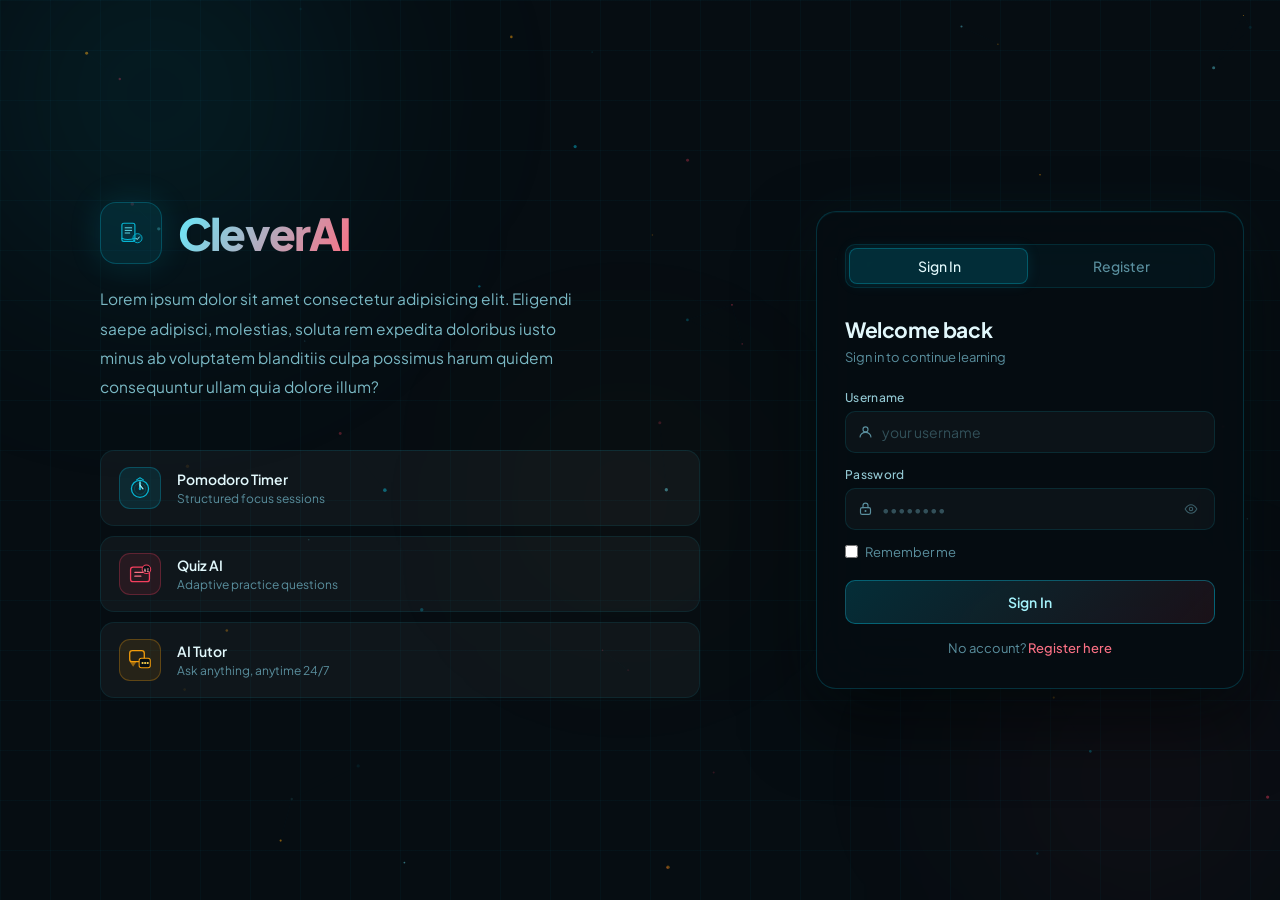
<file: learning-assistant-main/ui/index.html>
<!DOCTYPE html>
<html lang="en">
<head>
  <meta charset="UTF-8">
  <meta name="viewport" content="width=device-width, initial-scale=1.0">
  <title>CleverAI</title>
  <script>window.location.href = 'login/index.html';</script>
</head>
<body>
  <p><a href="login/index.html">Go to Login</a></p>
</body>
</html>
</file>
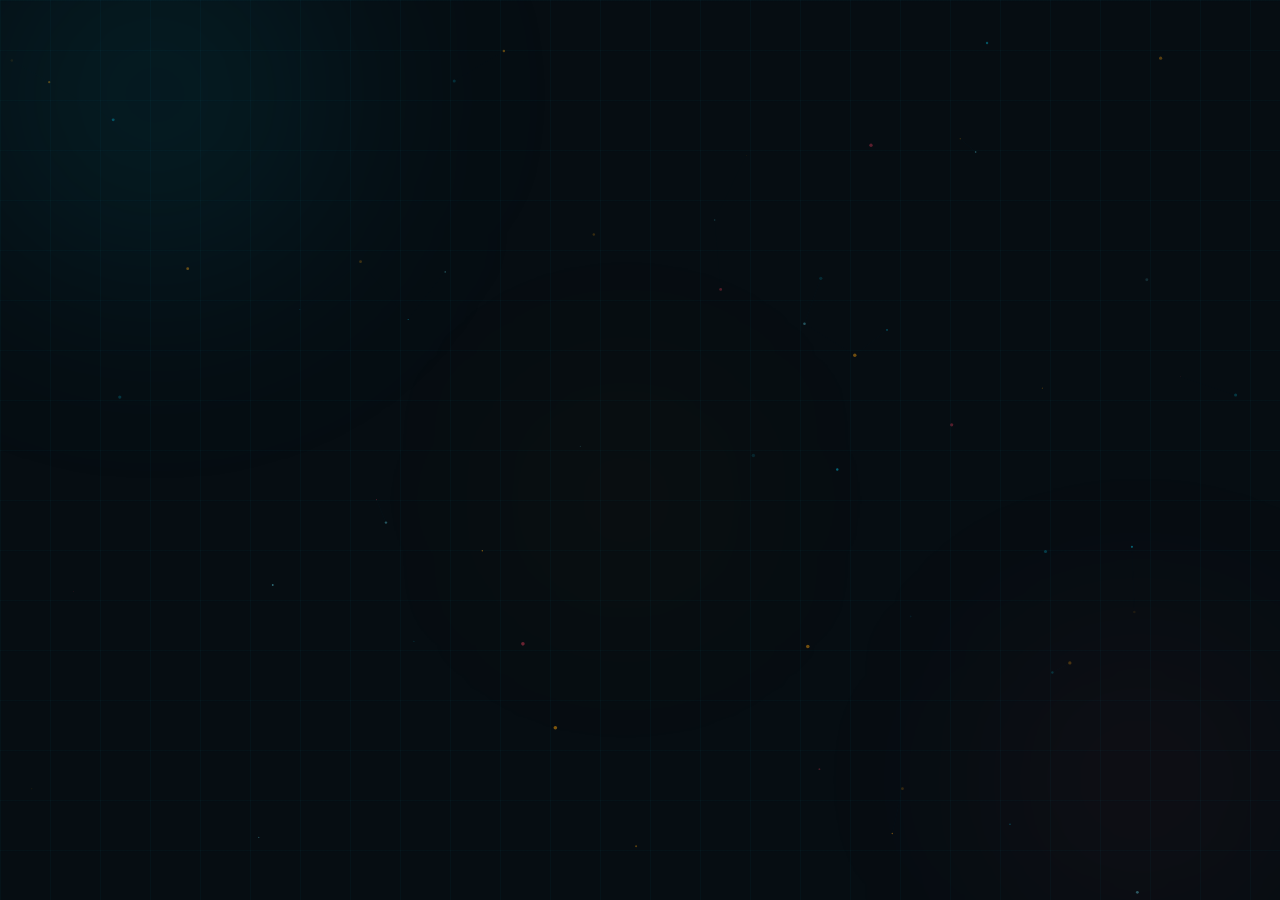
<file: learning-assistant-main/ui/aitutor/index.html>
<!DOCTYPE html>
<html lang="en">
<head>
  <meta charset="UTF-8">
  <meta name="viewport" content="width=device-width, initial-scale=1.0">
  <title>CleverAI — AI Tutor</title>
  <link rel="preconnect" href="https://fonts.googleapis.com">
  <link href="https://fonts.googleapis.com/css2?family=Plus+Jakarta+Sans:wght@300;400;500;600;700;800&family=JetBrains+Mono:wght@400;500&display=swap" rel="stylesheet">
  <link rel="stylesheet" href="aitutor.css">
</head>
<body>

  <div class="bg-layer">
    <canvas id="bgCanvas"></canvas>
    <div class="orb o1"></div>
    <div class="orb o2"></div>
    <div class="orb o3"></div>
  </div>

  <div class="mob-overlay" id="mob-overlay" onclick="closeMobSidebar()"></div>
  <div class="layout" id="app">

    <!-- MAIN SIDEBAR -->
    <aside class="sidebar" id="sidebar">
      <div class="sb-top">
        <div class="sb-brand" id="sb-brand">
          <svg viewBox="0 0 40 40" fill="none" width="24" height="24" class="sb-logo">
            <rect x="6" y="5" width="20" height="28" rx="3" fill="none" stroke="#06b6d4" stroke-width="1.8"/>
            <rect x="8" y="7" width="16" height="24" rx="2" fill="rgba(6,182,212,0.08)"/>
            <line x1="11" y1="12" x2="21" y2="12" stroke="#67e8f9" stroke-width="1.4" stroke-linecap="round"/>
            <line x1="11" y1="16" x2="21" y2="16" stroke="#67e8f9" stroke-width="1.4" stroke-linecap="round"/>
            <line x1="11" y1="20" x2="18" y2="20" stroke="#67e8f9" stroke-width="1.4" stroke-linecap="round"/>
            <path d="M6 28 Q14 32 26 28" stroke="#06b6d4" stroke-width="1.6" stroke-linecap="round" fill="none"/>
            <circle cx="30" cy="28" r="7" fill="rgba(6,182,212,0.12)" stroke="#06b6d4" stroke-width="1.4"/>
            <path d="M27.5 28 L29.5 30 L33 26" stroke="#a5f3fc" stroke-width="1.5" stroke-linecap="round" stroke-linejoin="round"/>
          </svg>
          <span class="sb-name">CleverAI</span>
        </div>
        <button class="sb-toggle" id="sb-toggle" onclick="toggleSidebar()" title="Toggle sidebar">
          <svg viewBox="0 0 20 20" fill="none" width="16" height="16" id="toggle-ico">
            <line x1="3" y1="5" x2="17" y2="5" stroke="currentColor" stroke-width="1.5" stroke-linecap="round"/>
            <line x1="3" y1="10" x2="17" y2="10" stroke="currentColor" stroke-width="1.5" stroke-linecap="round"/>
            <line x1="3" y1="15" x2="17" y2="15" stroke="currentColor" stroke-width="1.5" stroke-linecap="round"/>
          </svg>
        </button>
      </div>

      <nav class="sb-nav">
        <a href="../dashboard/index.html" class="sb-item">
          <svg viewBox="0 0 20 20" fill="none" width="16" height="16" class="sb-ico">
            <rect x="2" y="2" width="7" height="7" rx="1.5" stroke="currentColor" stroke-width="1.5"/>
            <rect x="11" y="2" width="7" height="7" rx="1.5" stroke="currentColor" stroke-width="1.5"/>
            <rect x="2" y="11" width="7" height="7" rx="1.5" stroke="currentColor" stroke-width="1.5"/>
            <rect x="11" y="11" width="7" height="7" rx="1.5" stroke="currentColor" stroke-width="1.5"/>
          </svg>
          <span class="sb-label">Dashboard</span>
        </a>
        <a href="../pomodoro/index.html" class="sb-item">
          <svg viewBox="0 0 20 20" fill="none" width="16" height="16" class="sb-ico">
            <circle cx="10" cy="10" r="7" stroke="currentColor" stroke-width="1.5"/>
            <line x1="10" y1="5" x2="10" y2="10" stroke="currentColor" stroke-width="1.5" stroke-linecap="round"/>
            <line x1="10" y1="10" x2="13" y2="10" stroke="currentColor" stroke-width="1.5" stroke-linecap="round"/>
          </svg>
          <span class="sb-label">Pomodoro</span>
        </a>
        <a href="../note/index.html" class="sb-item">
          <svg viewBox="0 0 20 20" fill="none" width="16" height="16" class="sb-ico">
            <rect x="3" y="2" width="14" height="16" rx="2" stroke="currentColor" stroke-width="1.5"/>
            <line x1="6" y1="7" x2="14" y2="7" stroke="currentColor" stroke-width="1.3" stroke-linecap="round"/>
            <line x1="6" y1="10" x2="14" y2="10" stroke="currentColor" stroke-width="1.3" stroke-linecap="round"/>
            <line x1="6" y1="13" x2="10" y2="13" stroke="currentColor" stroke-width="1.3" stroke-linecap="round"/>
          </svg>
          <span class="sb-label">Notes</span>
        </a>
        <a href="../quiz/index.html" class="sb-item">
          <svg viewBox="0 0 20 20" fill="none" width="16" height="16" class="sb-ico">
            <rect x="2" y="5" width="16" height="13" rx="2" stroke="currentColor" stroke-width="1.5"/>
            <path d="M6 10L8 12L14 7" stroke="currentColor" stroke-width="1.5" stroke-linecap="round" stroke-linejoin="round"/>
          </svg>
          <span class="sb-label">Quiz AI</span>
        </a>
        <a href="../aitutor/index.html" class="sb-item active">
          <svg viewBox="0 0 20 20" fill="none" width="16" height="16" class="sb-ico">
            <circle cx="10" cy="8" r="4" stroke="currentColor" stroke-width="1.5"/>
            <path d="M4 18C4 15 6.7 13 10 13C13.3 13 16 15 16 18" stroke="currentColor" stroke-width="1.5" stroke-linecap="round"/>
          </svg>
          <span class="sb-label">AI Tutor</span>
        </a>
        <a href="../profile/index.html" class="sb-item">
          <svg viewBox="0 0 20 20" fill="none" width="16" height="16" class="sb-ico">
            <circle cx="10" cy="7" r="3.5" stroke="currentColor" stroke-width="1.5"/>
            <path d="M3 18C3 14.7 6.1 12 10 12C13.9 12 17 14.7 17 18" stroke="currentColor" stroke-width="1.5" stroke-linecap="round"/>
          </svg>
          <span class="sb-label">Profile</span>
        </a>
      </nav>

      <div class="sb-foot">
        <button class="sb-logout" onclick="doLogout()">
          <svg viewBox="0 0 20 20" fill="none" width="15" height="15" class="sb-ico">
            <path d="M8 3L3 3L3 17L8 17" stroke="currentColor" stroke-width="1.5" stroke-linecap="round"/>
            <path d="M12 7L17 10L12 13" stroke="currentColor" stroke-width="1.5" stroke-linecap="round" stroke-linejoin="round"/>
            <line x1="17" y1="10" x2="7" y2="10" stroke="currentColor" stroke-width="1.5" stroke-linecap="round"/>
          </svg>
          <span class="sb-label">Sign Out</span>
        </button>
      </div>
    </aside>

    <!-- MAIN -->
    <div class="main-wrap">

      <!-- HEADER -->
      <header class="header">
        <button class="mob-menu-btn" onclick="openMobSidebar()">
          <svg viewBox="0 0 20 20" fill="none" width="16" height="16">
            <line x1="3" y1="5" x2="17" y2="5" stroke="currentColor" stroke-width="1.5" stroke-linecap="round"/>
            <line x1="3" y1="10" x2="17" y2="10" stroke="currentColor" stroke-width="1.5" stroke-linecap="round"/>
            <line x1="3" y1="15" x2="17" y2="15" stroke="currentColor" stroke-width="1.5" stroke-linecap="round"/>
          </svg>
        </button>
        <div class="header-left">
          <button class="header-btn header-btn-left" onclick="toggleSessionsPanel()" id="sessionsToggle" title="Chat history">
            <svg viewBox="0 0 20 20" fill="none" width="16" height="16">
              <rect x="2" y="3" width="16" height="12" rx="1.5" stroke="currentColor" stroke-width="1.3"/>
              <line x1="5" y1="7" x2="15" y2="7" stroke="currentColor" stroke-width="1.3" stroke-linecap="round"/>
              <line x1="5" y1="10" x2="12" y2="10" stroke="currentColor" stroke-width="1.3" stroke-linecap="round"/>
            </svg>
          </button>
          <svg viewBox="0 0 20 20" fill="none" width="18" height="18" style="color:#a78bfa;flex-shrink:0">
            <circle cx="10" cy="8" r="4" stroke="currentColor" stroke-width="1.5"/>
            <path d="M4 18C4 15 6.7 13 10 13C13.3 13 16 15 16 18" stroke="currentColor" stroke-width="1.5" stroke-linecap="round"/>
          </svg>
          <h1 class="header-title">AI Tutor</h1>
        </div>
        <div class="header-right">
          <div class="user-pill">
            <div class="ua" id="ua">AC</div>
            <div class="ua-info">
              <p class="ua-name" id="udisplay">User</p>
              <p class="ua-role" id="urole">Pelajar</p>
            </div>
          </div>
        </div>
      </header>

      <!-- BODY: sessions panel + chat area -->
      <div class="body-area">

        <!-- SESSIONS PANEL -->
        <aside class="sessions-panel" id="sessionsPanel">
          <div class="sp-header">
            <span class="sp-title">Chat History</span>
            <button class="sp-close" onclick="toggleSessionsPanel()" title="Close">
              <svg viewBox="0 0 16 16" fill="none" width="14" height="14">
                <line x1="3" y1="3" x2="13" y2="13" stroke="currentColor" stroke-width="1.5" stroke-linecap="round"/>
                <line x1="13" y1="3" x2="3" y2="13" stroke="currentColor" stroke-width="1.5" stroke-linecap="round"/>
              </svg>
            </button>
          </div>
          <button class="sp-new" onclick="newSession()">
            <svg viewBox="0 0 16 16" fill="none" width="14" height="14">
              <line x1="8" y1="3" x2="8" y2="13" stroke="currentColor" stroke-width="1.5" stroke-linecap="round"/>
              <line x1="3" y1="8" x2="13" y2="8" stroke="currentColor" stroke-width="1.5" stroke-linecap="round"/>
            </svg>
            New Chat
          </button>
          <div class="sp-list" id="sessionList">
            <div class="sp-empty" id="spEmpty">No chat history yet</div>
          </div>
        </aside>

        <!-- CHAT AREA -->
        <div class="chat-area">

          <div class="chat-scroll" id="chatScroll">
            <div class="chat-container" id="chatContainer">

              <div class="welcome-card" id="welcomeCard">
                <div class="wc-icon">
                  <svg viewBox="0 0 24 24" fill="none" width="28" height="28">
                    <circle cx="12" cy="10" r="5" stroke="#06b6d4" stroke-width="1.8"/>
                    <path d="M4 22C4 18 7.6 16 12 16C16.4 16 20 18 20 22" stroke="#06b6d4" stroke-width="1.8" stroke-linecap="round"/>
                  </svg>
                </div>
                <h2 class="wc-title">Hi, I'm your AI Tutor</h2>
                <p class="wc-sub">Ask me anything about your studies — I'm here to help you learn.</p>
                <div class="wc-input-row">
                  <input class="wc-input" id="wcInput" type="text" placeholder="Type your question here..." autocomplete="off">
                  <button class="wc-go-btn" id="wcGoBtn" onclick="sendWelcomeMsg()">
                    <svg viewBox="0 0 20 20" fill="none" width="16" height="16">
                      <path d="M3 10L17 3L12 10L17 17L3 10Z" stroke="currentColor" stroke-width="1.5" stroke-linejoin="round"/>
                      <line x1="12" y1="10" x2="3" y2="10" stroke="currentColor" stroke-width="1.5"/>
                    </svg>
                  </button>
                </div>
                <div class="wc-divider"><span>or try a suggestion</span></div>
                <div class="wc-suggestions">
                  <button class="sug-btn" data-msg="Can you explain the water cycle?">Explain the water cycle</button>
                  <button class="sug-btn" data-msg="Help me understand quadratic equations">Quadratic equations</button>
                  <button class="sug-btn" data-msg="What are the main causes of World War II?">Causes of WWII</button>
                  <button class="sug-btn" data-msg="Give me a summary of photosynthesis">Photosynthesis summary</button>
                </div>
              </div>

              <div class="msg-list" id="msgList"></div>

            </div>
          </div>

          <!-- RATE LIMIT BANNER -->
          <div class="rl-banner" id="rateLimitBanner">
            <div class="rl-content">
              <svg viewBox="0 0 20 20" fill="none" width="16" height="16" class="rl-icon">
                <circle cx="10" cy="10" r="8" stroke="currentColor" stroke-width="1.5"/>
                <line x1="10" y1="6" x2="10" y2="11" stroke="currentColor" stroke-width="1.5" stroke-linecap="round"/>
                <circle cx="10" cy="14" r="1" fill="currentColor"/>
              </svg>
              <span class="rl-msg">Usage limit reached.</span>
              <span class="rl-time" style="display:none"></span>
              <button class="rl-close" onclick="hideRateLimitBanner()">&times;</button>
            </div>
          </div>

          <!-- INPUT BAR -->
          <div class="input-bar">
            <div class="input-wrap">
              <textarea
                class="chat-input"
                id="chatInput"
                rows="1"
                placeholder="Ask anything..."
              ></textarea>
              <button class="send-btn" id="sendBtn" onclick="sendMessage()">
                <svg viewBox="0 0 20 20" fill="none" width="18" height="18">
                  <path d="M3 10L17 3L12 10L17 17L3 10Z" stroke="currentColor" stroke-width="1.5" stroke-linejoin="round"/>
                  <line x1="12" y1="10" x2="3" y2="10" stroke="currentColor" stroke-width="1.5"/>
                </svg>
              </button>
            </div>
          </div>

        </div>
      </div>

    </div>
  </div>

  <script src="../shared/access-control.js"></script>
  <script src="aitutor.js"></script>
</body>
</html>
</file>
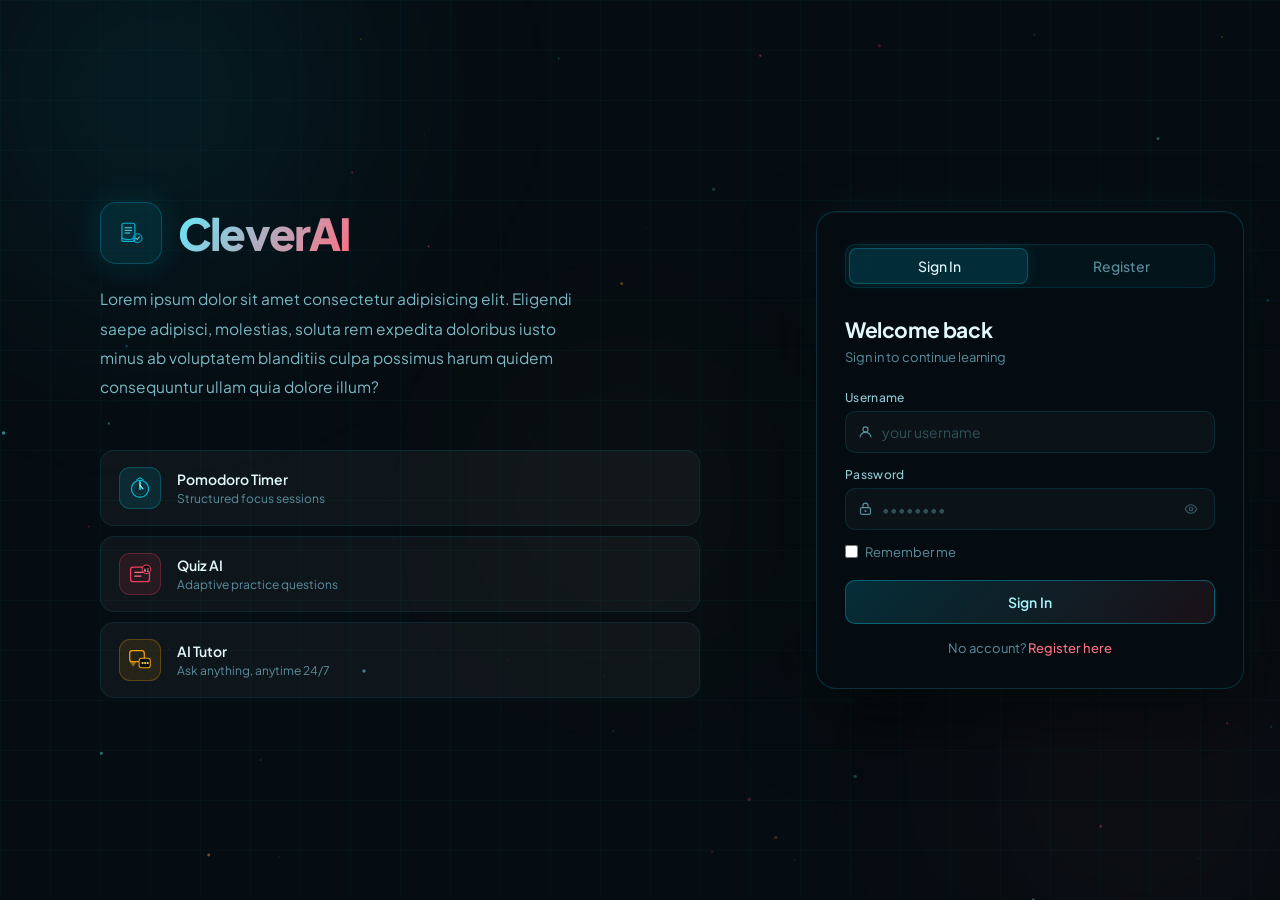
<file: learning-assistant-main/ui/login/index.html>
<!DOCTYPE html>
<html lang="en">
<head>
  <meta charset="UTF-8">
  <meta name="viewport" content="width=device-width, initial-scale=1.0">
  <title>CleverAI</title>
  <link rel="preconnect" href="https://fonts.googleapis.com">
  <link rel="preconnect" href="https://fonts.gstatic.com" crossorigin>
  <link href="https://fonts.googleapis.com/css2?family=Plus+Jakarta+Sans:wght@300;400;500;600;700&family=JetBrains+Mono:wght@400;500&display=swap" rel="stylesheet">
  <link rel="stylesheet" href="style.css">
</head>
<body>

  <div class="bg-canvas">
    <canvas id="particleCanvas"></canvas>
    <div class="grid-overlay"></div>
    <div class="orb orb-a"></div>
    <div class="orb orb-b"></div>
    <div class="orb orb-c"></div>
  </div>

  <div class="left-panel">
    <div class="brand-block">
      <div class="logo-row">
        <div class="logo-box" id="logo-box">
          <svg viewBox="0 0 40 40" fill="none" width="26" height="26">
            <rect x="6" y="5" width="20" height="28" rx="3" fill="none" stroke="#06b6d4" stroke-width="1.8"/>
            <rect x="8" y="7" width="16" height="24" rx="2" fill="rgba(6,182,212,0.08)"/>
            <line x1="11" y1="12" x2="21" y2="12" stroke="#67e8f9" stroke-width="1.4" stroke-linecap="round"/>
            <line x1="11" y1="16" x2="21" y2="16" stroke="#67e8f9" stroke-width="1.4" stroke-linecap="round"/>
            <line x1="11" y1="20" x2="18" y2="20" stroke="#67e8f9" stroke-width="1.4" stroke-linecap="round"/>
            <path d="M6 28 Q14 32 26 28" stroke="#06b6d4" stroke-width="1.6" stroke-linecap="round" fill="none"/>
            <circle cx="30" cy="28" r="7" fill="rgba(6,182,212,0.12)" stroke="#06b6d4" stroke-width="1.4"/>
            <path d="M27.5 28 L29.5 30 L33 26" stroke="#a5f3fc" stroke-width="1.5" stroke-linecap="round" stroke-linejoin="round"/>
          </svg>
        </div>
        <div class="brand-title-block">
          <h1 class="brand-name">CleverAI</h1>
          <!-- <div class="tagline-row">
            <div class="tagline-dot"></div>
            <span class="brand-tag">AI Learning Assistant</span>
            <div class="tagline-dot"></div>
          </div> -->
        </div>
      </div>
      <p class="brand-desc">Lorem ipsum dolor sit amet consectetur adipisicing elit. Eligendi saepe adipisci, molestias, soluta rem expedita doloribus iusto minus ab voluptatem blanditiis culpa possimus harum quidem consequuntur ullam quia dolore illum?</p>
    </div>

    <div class="feat-list">

      <div class="feat-card" style="--i:0">
        <div class="feat-icon-box">
          <svg class="feat-ico" viewBox="0 0 28 28" fill="none">
            <circle cx="14" cy="15" r="10" stroke="#06b6d4" stroke-width="1.5"/>
            <circle cx="14" cy="15" r="6.5" stroke="#06b6d4" stroke-width="0.8" opacity="0.3"/>
            <line x1="14" y1="7" x2="14" y2="15" stroke="#67e8f9" stroke-width="1.8" stroke-linecap="round" class="hand-m"/>
            <line x1="14" y1="10.5" x2="17.5" y2="15" stroke="#a5f3fc" stroke-width="1.3" stroke-linecap="round"/>
            <circle cx="14" cy="15" r="1.5" fill="#06b6d4"/>
            <path d="M10 4.5 L14 2 L18 4.5" stroke="#06b6d4" stroke-width="1.2" stroke-linecap="round" stroke-linejoin="round"/>
          </svg>
        </div>
        <div class="feat-body">
          <span class="feat-name">Pomodoro Timer</span>
          <span class="feat-hint">Structured focus sessions</span>
        </div>
      </div>

      <div class="feat-card" style="--i:1">
        <div class="feat-icon-box">
          <svg class="feat-ico" viewBox="0 0 28 28" fill="none">
            <rect x="3" y="6" width="22" height="17" rx="3" stroke="#f43f5e" stroke-width="1.5"/>
            <path class="q-line q1" d="M8 12 L20 12" stroke="#fb7185" stroke-width="1.5" stroke-linecap="round"/>
            <path class="q-line q2" d="M8 16.5 L15 16.5" stroke="#fb7185" stroke-width="1.5" stroke-linecap="round"/>
            <circle cx="21.5" cy="8.5" r="5" fill="#060d12" stroke="#f43f5e" stroke-width="1.2"/>
            <text x="21.5" y="11.5" text-anchor="middle" fill="#fda4af" font-size="5.5" font-family="monospace" font-weight="bold">AI</text>
          </svg>
        </div>
        <div class="feat-body">
          <span class="feat-name">Quiz AI</span>
          <span class="feat-hint">Adaptive practice questions</span>
        </div>
      </div>

      <div class="feat-card" style="--i:2">
        <div class="feat-icon-box">
          <svg class="feat-ico" viewBox="0 0 28 28" fill="none">
            <rect x="2" y="3" width="17" height="13" rx="3" stroke="#f59e0b" stroke-width="1.5"/>
            <path d="M6 22 L10 16 L2 16 Z" fill="#f59e0b" opacity="0.55"/>
            <rect x="13" y="12" width="13" height="11" rx="2.5" fill="#060d12" stroke="#f59e0b" stroke-width="1.2"/>
            <circle class="dot d1" cx="17" cy="17.5" r="1.3" fill="#fcd34d"/>
            <circle class="dot d2" cx="20" cy="17.5" r="1.3" fill="#fcd34d"/>
            <circle class="dot d3" cx="23" cy="17.5" r="1.3" fill="#fcd34d"/>
          </svg>
        </div>
        <div class="feat-body">
          <span class="feat-name">AI Tutor</span>
          <span class="feat-hint">Ask anything, anytime 24/7</span>
        </div>
      </div>

    </div>
  </div>

  <div class="right-panel">
    <div class="auth-card">

      <div class="tabs">
        <button class="tab active" id="t-login" onclick="switchTab('login')">Sign In</button>
        <button class="tab" id="t-register" onclick="switchTab('register')">Register</button>
        <span class="tab-pill" id="tab-pill"></span>
      </div>

      <div id="f-login" class="form-section">
        <div class="form-head">
          <h2>Welcome back</h2>
          <p>Sign in to continue learning</p>
        </div>
        <div id="al-login" class="alert hidden"></div>

        <div class="field">
          <label>Username</label>
          <div class="irow">
            <svg viewBox="0 0 18 18" fill="none" width="15" height="15" class="iico">
              <circle cx="9" cy="6.5" r="3" stroke="currentColor" stroke-width="1.4"/>
              <path d="M2.5 15.5C2.5 12.5 5.5 10 9 10C12.5 10 15.5 12.5 15.5 15.5" stroke="currentColor" stroke-width="1.4" stroke-linecap="round"/>
            </svg>
            <input type="text" id="l-user" placeholder="your username" autocomplete="username">
          </div>
        </div>

        <div class="field">
          <label>Password</label>
          <div class="irow">
            <svg viewBox="0 0 18 18" fill="none" width="15" height="15" class="iico">
              <rect x="3" y="8" width="12" height="8" rx="2" stroke="currentColor" stroke-width="1.4"/>
              <path d="M6 8L6 5.5C6 3.8 7.3 2.5 9 2.5C10.7 2.5 12 3.8 12 5.5L12 8" stroke="currentColor" stroke-width="1.4" stroke-linecap="round"/>
              <circle cx="9" cy="12" r="1.2" fill="currentColor"/>
            </svg>
            <input type="password" id="l-pass" placeholder="••••••••" autocomplete="current-password">
            <button class="eye-btn" onclick="togglePw('l-pass', this)" type="button">
              <svg viewBox="0 0 18 18" fill="none" width="14" height="14">
                <path d="M1.5 9C3.5 5.5 6 3.5 9 3.5C12 3.5 14.5 5.5 16.5 9C14.5 12.5 12 14.5 9 14.5C6 14.5 3.5 12.5 1.5 9Z" stroke="currentColor" stroke-width="1.4"/>
                <circle cx="9" cy="9" r="2.2" stroke="currentColor" stroke-width="1.4"/>
              </svg>
            </button>
          </div>
        </div>

        <div class="row-extra">
          <label class="chk"><input type="checkbox"> Remember me</label>

        </div>

        <button class="btn-submit" onclick="doLogin()" id="btn-login">
          Sign In
          <!-- <svg viewBox="0 0 16 16" fill="none" width="14" height="14">
            <path d="M3 8L13 8M9 4L13 8L9 12" stroke="currentColor" stroke-width="1.5" stroke-linecap="round" stroke-linejoin="round"/>
          </svg> -->
        </button>
        <p class="switch-txt">No account? <a href="#" onclick="switchTab('register')">Register here</a></p>
      </div>

      <div id="f-register" class="form-section hidden">
        <div class="form-head">
          <h2>Create account</h2>
          <p>Join and start learning smarter</p>
        </div>
        <div id="al-reg" class="alert hidden"></div>

        <div class="field">
          <label>Full Name</label>
          <div class="irow">
            <svg viewBox="0 0 18 18" fill="none" width="15" height="15" class="iico">
              <circle cx="9" cy="6.5" r="3" stroke="currentColor" stroke-width="1.4"/>
              <path d="M2.5 15.5C2.5 12.5 5.5 10 9 10C12.5 10 15.5 12.5 15.5 15.5" stroke="currentColor" stroke-width="1.4" stroke-linecap="round"/>
            </svg>
            <input type="text" id="r-name" placeholder="your full name">
          </div>
        </div>

        <div class="field">
          <label>Username</label>
          <div class="irow">
            <svg viewBox="0 0 18 18" fill="none" width="15" height="15" class="iico">
              <path d="M9 2L15 5.5L15 12C15 14 12.5 15.5 9 16C5.5 15.5 3 14 3 12L3 5.5Z" stroke="currentColor" stroke-width="1.4" stroke-linejoin="round"/>
              <path d="M6.5 9L8 10.5L11.5 7" stroke="currentColor" stroke-width="1.4" stroke-linecap="round" stroke-linejoin="round"/>
            </svg>
            <input type="text" id="r-user" placeholder="choose a username">
          </div>
        </div>

        <div class="field">
          <label>Email</label>
          <div class="irow">
            <svg viewBox="0 0 18 18" fill="none" width="15" height="15" class="iico">
              <rect x="1.5" y="4" width="15" height="11" rx="2" stroke="currentColor" stroke-width="1.4"/>
              <path d="M1.5 6.5L9 11L16.5 6.5" stroke="currentColor" stroke-width="1.4" stroke-linecap="round"/>
            </svg>
            <input type="email" id="r-email" placeholder="your@email.com">
          </div>
        </div>

        <div class="field">
          <label>Password</label>
          <div class="irow">
            <svg viewBox="0 0 18 18" fill="none" width="15" height="15" class="iico">
              <rect x="3" y="8" width="12" height="8" rx="2" stroke="currentColor" stroke-width="1.4"/>
              <path d="M6 8L6 5.5C6 3.8 7.3 2.5 9 2.5C10.7 2.5 12 3.8 12 5.5L12 8" stroke="currentColor" stroke-width="1.4" stroke-linecap="round"/>
              <circle cx="9" cy="12" r="1.2" fill="currentColor"/>
            </svg>
            <input type="password" id="r-pass" placeholder="min. 6 characters">
            <button class="eye-btn" onclick="togglePw('r-pass', this)" type="button">
              <svg viewBox="0 0 18 18" fill="none" width="14" height="14">
                <path d="M1.5 9C3.5 5.5 6 3.5 9 3.5C12 3.5 14.5 5.5 16.5 9C14.5 12.5 12 14.5 9 14.5C6 14.5 3.5 12.5 1.5 9Z" stroke="currentColor" stroke-width="1.4"/>
                <circle cx="9" cy="9" r="2.2" stroke="currentColor" stroke-width="1.4"/>
              </svg>
            </button>
          </div>
        </div>

        <div class="field">
          <label>Confirm Password</label>
          <div class="irow" id="confirm-wrap">
            <svg viewBox="0 0 18 18" fill="none" width="15" height="15" class="iico">
              <rect x="3" y="8" width="12" height="8" rx="2" stroke="currentColor" stroke-width="1.4"/>
              <path d="M6 8L6 5.5C6 3.8 7.3 2.5 9 2.5C10.7 2.5 12 3.8 12 5.5L12 8" stroke="currentColor" stroke-width="1.4" stroke-linecap="round"/>
              <circle cx="9" cy="12" r="1.2" fill="currentColor"/>
            </svg>
            <input type="password" id="r-pass2" placeholder="repeat your password" oninput="checkConfirm()">
            <button class="eye-btn" onclick="togglePw('r-pass2', this)" type="button">
              <svg viewBox="0 0 18 18" fill="none" width="14" height="14">
                <path d="M1.5 9C3.5 5.5 6 3.5 9 3.5C12 3.5 14.5 5.5 16.5 9C14.5 12.5 12 14.5 9 14.5C6 14.5 3.5 12.5 1.5 9Z" stroke="currentColor" stroke-width="1.4"/>
                <circle cx="9" cy="9" r="2.2" stroke="currentColor" stroke-width="1.4"/>
              </svg>
            </button>
            <svg id="confirm-icon" viewBox="0 0 16 16" fill="none" width="14" height="14" style="display:none;flex-shrink:0;margin-left:4px">
              <path d="M3 8L6.5 11.5L13 5" stroke="#34d399" stroke-width="1.5" stroke-linecap="round" stroke-linejoin="round"/>
            </svg>
          </div>
          <p id="confirm-msg" style="font-size:11px;margin-top:5px;display:none"></p>
        </div>

        <button class="btn-submit" onclick="doRegister()" id="btn-reg">
          Create Account
          <!-- <svg viewBox="0 0 16 16" fill="none" width="14" height="14">
            <path d="M8 3L8 13M3 8L13 8" stroke="currentColor" stroke-width="1.5" stroke-linecap="round"/>
          </svg> -->
        </button>
        <p class="switch-txt">Already a member? <a href="#" onclick="switchTab('login')">Sign in</a></p>
      </div>

    </div>
  </div>

  <script src="script.js"></script>
</body>
</html>
</file>
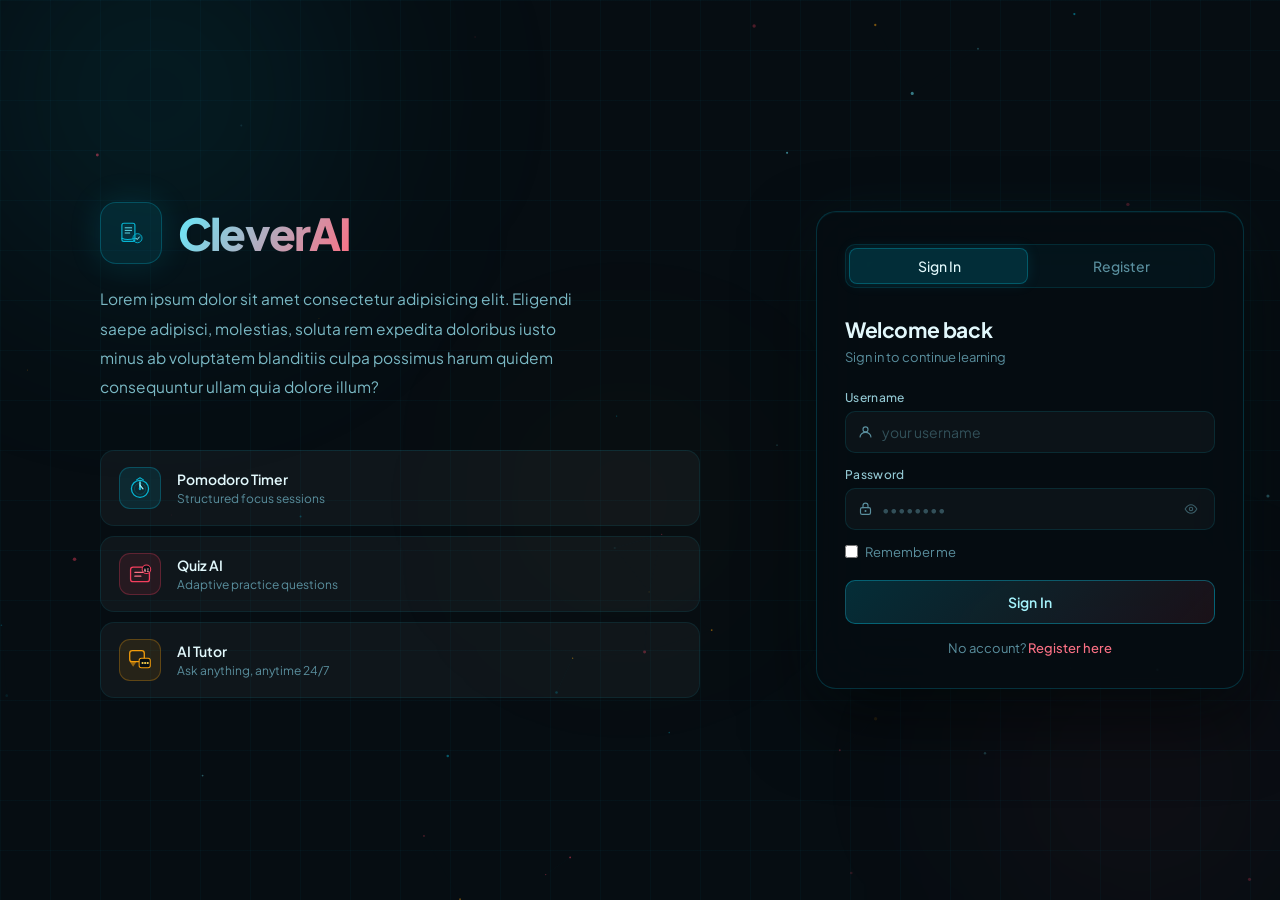
<file: learning-assistant-main/ui/note/index.html>
<!DOCTYPE html>
<html lang="en">
<head>
  <meta charset="UTF-8" />
  <meta name="viewport" content="width=device-width, initial-scale=1.0"/>
  <title>CleverAI • Notes</title>

  <!-- Fonts -->
  <link rel="preconnect" href="https://fonts.googleapis.com">
  <link href="https://fonts.googleapis.com/css2?family=Plus+Jakarta+Sans:wght@300;400;500;600;700;800&family=JetBrains+Mono:wght@400;500&display=swap" rel="stylesheet">

  <!-- Quill -->
  <link href="https://cdn.quilljs.com/1.3.6/quill.snow.css" rel="stylesheet">

  <!-- App CSS -->
  <link rel="stylesheet" href="note.css">
</head>
<body class="dark">

  <!-- BACKGROUND -->
  <div class="bg-layer">
    <canvas id="bgCanvas"></canvas>
    <div class="grid-overlay"></div>
    <div class="orb orb-a"></div>
    <div class="orb orb-b"></div>
    <div class="orb orb-c"></div>
  </div>

  <div class="mob-overlay" id="mob-overlay" onclick="closeMob()"></div>

  <div class="layout">

    <!-- SIDEBAR -->
    <aside class="sidebar" id="sidebar">

      <div class="sb-top">
        <div class="sb-brand">
          <svg viewBox="0 0 40 40" width="26" height="26" fill="none">
            <rect x="6" y="5" width="20" height="28" rx="3" stroke="#06b6d4" stroke-width="1.8"/>
            <rect x="8" y="7" width="16" height="24" rx="2" fill="rgba(6,182,212,0.08)"/>
            <line x1="11" y1="12" x2="21" y2="12" stroke="#67e8f9" stroke-width="1.4"/>
            <line x1="11" y1="16" x2="21" y2="16" stroke="#67e8f9" stroke-width="1.4"/>
            <line x1="11" y1="20" x2="18" y2="20" stroke="#67e8f9" stroke-width="1.4"/>
            <circle cx="30" cy="28" r="7" stroke="#06b6d4" stroke-width="1.4"/>
          </svg>
          <span class="sb-name">CleverAI</span>
        </div>

        <button class="sb-toggle" onclick="toggleSidebar()">
          <svg viewBox="0 0 20 20" width="16" height="16" fill="none">
            <line x1="3" y1="5" x2="17" y2="5" stroke="currentColor" stroke-width="1.5" stroke-linecap="round"/>
            <line x1="3" y1="10" x2="17" y2="10" stroke="currentColor" stroke-width="1.5" stroke-linecap="round"/>
            <line x1="3" y1="15" x2="17" y2="15" stroke="currentColor" stroke-width="1.5" stroke-linecap="round"/>
          </svg>
        </button>
      </div>

      <nav class="sb-nav">

        <a href="../dashboard/index.html" class="sb-item">
          <svg viewBox="0 0 20 20" width="16" height="16" fill="none">
            <rect x="2" y="2" width="7" height="7" rx="1.5" stroke="currentColor" stroke-width="1.5"/>
            <rect x="11" y="2" width="7" height="7" rx="1.5" stroke="currentColor" stroke-width="1.5"/>
            <rect x="2" y="11" width="7" height="7" rx="1.5" stroke="currentColor" stroke-width="1.5"/>
            <rect x="11" y="11" width="7" height="7" rx="1.5" stroke="currentColor" stroke-width="1.5"/>
          </svg>
          <span class="sb-label">Dashboard</span>
        </a>

        <a href="../pomodoro/index.html" class="sb-item">
          <svg viewBox="0 0 20 20" width="16" height="16" fill="none">
            <circle cx="10" cy="10" r="7" stroke="currentColor" stroke-width="1.5"/>
            <line x1="10" y1="5" x2="10" y2="10" stroke="currentColor" stroke-width="1.5"/>
            <line x1="10" y1="10" x2="13" y2="10" stroke="currentColor" stroke-width="1.5"/>
          </svg>
          <span class="sb-label">Pomodoro</span>
        </a>

        <a href="../note/index.html" class="sb-item active">
          <svg viewBox="0 0 20 20" width="16" height="16" fill="none">
            <rect x="3" y="2" width="14" height="16" rx="2" stroke="currentColor" stroke-width="1.5"/>
            <line x1="6" y1="7" x2="14" y2="7" stroke="currentColor" stroke-width="1.3"/>
            <line x1="6" y1="10" x2="14" y2="10" stroke="currentColor" stroke-width="1.3"/>
            <line x1="6" y1="13" x2="10" y2="13" stroke="currentColor" stroke-width="1.3"/>
          </svg>
          <span class="sb-label">Notes</span>
        </a>

        <a href="../quiz/index.html" class="sb-item">
          <svg viewBox="0 0 20 20" width="16" height="16" fill="none">
            <rect x="2" y="5" width="16" height="13" rx="2" stroke="currentColor" stroke-width="1.5"/>
            <path d="M6 10L8 12L14 7" stroke="currentColor" stroke-width="1.5"/>
          </svg>
          <span class="sb-label">Quiz AI</span>
        </a>

        <a href="../aitutor/index.html" class="sb-item">
          <svg viewBox="0 0 20 20" width="16" height="16" fill="none">
            <circle cx="10" cy="8" r="4" stroke="currentColor" stroke-width="1.5"/>
            <path d="M4 18C4 15 6.7 13 10 13C13.3 13 16 15 16 18" stroke="currentColor" stroke-width="1.5"/>
          </svg>
          <span class="sb-label">AI Tutor</span>
        </a>

        <a href="../profile/index.html" class="sb-item">
          <svg viewBox="0 0 20 20" width="16" height="16" fill="none">
            <circle cx="10" cy="7" r="3.5" stroke="currentColor" stroke-width="1.5"/>
            <path d="M3 18C3 14.7 6.1 12 10 12C13.9 12 17 14.7 17 18" stroke="currentColor" stroke-width="1.5"/>
          </svg>
          <span class="sb-label">Profile</span>
        </a>

      </nav>

      <div class="sb-foot">
        <button class="sb-logout" onclick="doLogout()">
          <svg viewBox="0 0 20 20" fill="none" width="15" height="15" class="sb-ico">
            <path d="M8 3L3 3L3 17L8 17" stroke="currentColor" stroke-width="1.5" stroke-linecap="round"/>
            <path d="M12 7L17 10L12 13" stroke="currentColor" stroke-width="1.5" stroke-linecap="round" stroke-linejoin="round"/>
            <line x1="17" y1="10" x2="7" y2="10" stroke="currentColor" stroke-width="1.5" stroke-linecap="round"/>
          </svg>
          <span class="sb-label">Sign Out</span>
        </button>
      </div>

    </aside>

    <!-- MAIN -->
    <div class="main-wrap">

      <!-- HEADER -->
      <header class="header">

        <button class="mob-btn" onclick="openMob()">
          <svg viewBox="0 0 20 20" width="16" height="16" fill="none">
            <line x1="3" y1="5" x2="17" y2="5" stroke="currentColor" stroke-width="1.5"/>
            <line x1="3" y1="10" x2="17" y2="10" stroke="currentColor" stroke-width="1.5"/>
            <line x1="3" y1="15" x2="17" y2="15" stroke="currentColor" stroke-width="1.5"/>
          </svg>
        </button>

        <div class="header-left">
          <svg viewBox="0 0 20 20" fill="none" width="18" height="18" style="color:#06b6d4;flex-shrink:0">
            <rect x="3" y="2" width="14" height="16" rx="2" stroke="currentColor" stroke-width="1.5"/>
            <line x1="6" y1="7" x2="14" y2="7" stroke="currentColor" stroke-width="1.3"/>
            <line x1="6" y1="10" x2="14" y2="10" stroke="currentColor" stroke-width="1.3"/>
            <line x1="6" y1="13" x2="10" y2="13" stroke="currentColor" stroke-width="1.3"/>
          </svg>
          <h1 class="header-title">Notes Workspace</h1>
        </div>

        <div class="header-right">

          <!-- USER PILL -->
          <div class="user-pill">
            <div class="ua" id="ua">AC</div>
            <div class="ua-info">
              <p class="ua-name" id="udisplay">User</p>
              <p class="ua-role" id="urole">Pelajar</p>
            </div>
          </div>

          <!-- THEME TOGGLE -->
          <button class="theme-toggle" onclick="toggleTheme()" id="themeToggle">
            <svg viewBox="0 0 20 20" width="18" height="18" fill="none">
              <circle cx="10" cy="10" r="4" stroke="currentColor" stroke-width="1.5"/>
              <line x1="10" y1="1.5" x2="10" y2="4" stroke="currentColor" stroke-width="1.5"/>
              <line x1="10" y1="16" x2="10" y2="18.5" stroke="currentColor" stroke-width="1.5"/>
              <line x1="1.5" y1="10" x2="4" y2="10" stroke="currentColor" stroke-width="1.5"/>
              <line x1="16" y1="10" x2="18.5" y2="10" stroke="currentColor" stroke-width="1.5"/>
            </svg>
          </button>

          <!-- NEW NOTE -->
          <button class="btn-create" onclick="createNewNote()">
            <svg viewBox="0 0 20 20" width="16" height="16" fill="none">
              <line x1="10" y1="4" x2="10" y2="16" stroke="currentColor" stroke-width="1.8"/>
              <line x1="4" y1="10" x2="16" y2="10" stroke="currentColor" stroke-width="1.8"/>
            </svg>
            <span>New Note</span>
          </button>

        </div>
      </header>

      <!-- CONTENT -->
      <div class="content-scroll">
        <div class="notes-container">

          <!-- SEARCH -->
          <div class="search-bar">

            <div class="search-input-wrap">
              <svg viewBox="0 0 20 20" width="16" height="16" fill="none">
                <circle cx="8" cy="8" r="5" stroke="currentColor" stroke-width="1.5"/>
                <path d="M12 12L17 17" stroke="currentColor" stroke-width="1.5"/>
              </svg>

              <input
                type="text"
                id="search-input"
                class="search-input"
                placeholder="Search notes..."
              />
            </div>

          </div>

          <!-- NOTES -->
          <div id="notes-grid" class="notes-grid"></div>

        </div>
      </div>
    </div>
  </div>

  <!-- NOTE MODAL -->
  <div id="noteEditorModal" class="modal-overlay">

    <div class="note-editor-modal">

      <!-- TITLE -->
      <div class="editor-header">
        <input
          type="text"
          id="noteTitle"
          placeholder="Untitled Note"
        />

        <button onclick="closeNoteEditor()" class="modal-close">
          <svg viewBox="0 0 20 20" width="18" height="18" fill="none">
            <line x1="5" y1="5" x2="15" y2="15" stroke="currentColor" stroke-width="1.5"/>
            <line x1="15" y1="5" x2="5" y2="15" stroke="currentColor" stroke-width="1.5"/>
          </svg>
        </button>
      </div>

      <!-- QUILL TOOLBAR -->
      <div id="editor-toolbar">
        <span class="ql-formats">
          <select class="ql-header">
            <option selected></option>
            <option value="1"></option>
            <option value="2"></option>
            <option value="3"></option>
          </select>
        </span>

        <span class="ql-formats">
          <button class="ql-bold"></button>
          <button class="ql-italic"></button>
          <button class="ql-underline"></button>
          <button class="ql-strike"></button>
        </span>

        <span class="ql-formats">
          <select class="ql-color"></select>
          <select class="ql-background"></select>
        </span>

        <span class="ql-formats">
          <button class="ql-list" value="ordered"></button>
          <button class="ql-list" value="bullet"></button>
        </span>

        <span class="ql-formats">
          <button class="ql-blockquote"></button>
          <button class="ql-link"></button>
          <button class="ql-clean"></button>
        </span>
      </div>

      <!-- EDITOR -->
      <div id="noteContentEditor"></div>

      <!-- FOOTER -->
      <div class="editor-footer">
        <button class="btn-ghost" onclick="closeNoteEditor()">
          Cancel
        </button>

        <button class="btn-ghost" onclick="downloadCurrentNote()" title="Download as .txt">
          <svg viewBox="0 0 20 20" width="14" height="14" fill="none" style="vertical-align:middle;margin-right:6px">
            <path d="M10 3V13M10 13L6 9M10 13L14 9" stroke="currentColor" stroke-width="1.5" stroke-linecap="round" stroke-linejoin="round"/>
            <path d="M4 15V17H16V15" stroke="currentColor" stroke-width="1.5" stroke-linecap="round"/>
          </svg>
          Download .txt
        </button>

        <button class="btn-primary" onclick="saveNote()">
          Save Note
        </button>
      </div>

    </div>
  </div>

  <!-- TOAST -->
  <div id="toast" class="toast"></div>

  <!-- QUILL -->
  <script src="https://cdn.quilljs.com/1.3.6/quill.min.js"></script>

  <!-- APP -->
  <script src="../shared/access-control.js"></script>
  <script src="note.js"></script>
</body>
</html>
</file>
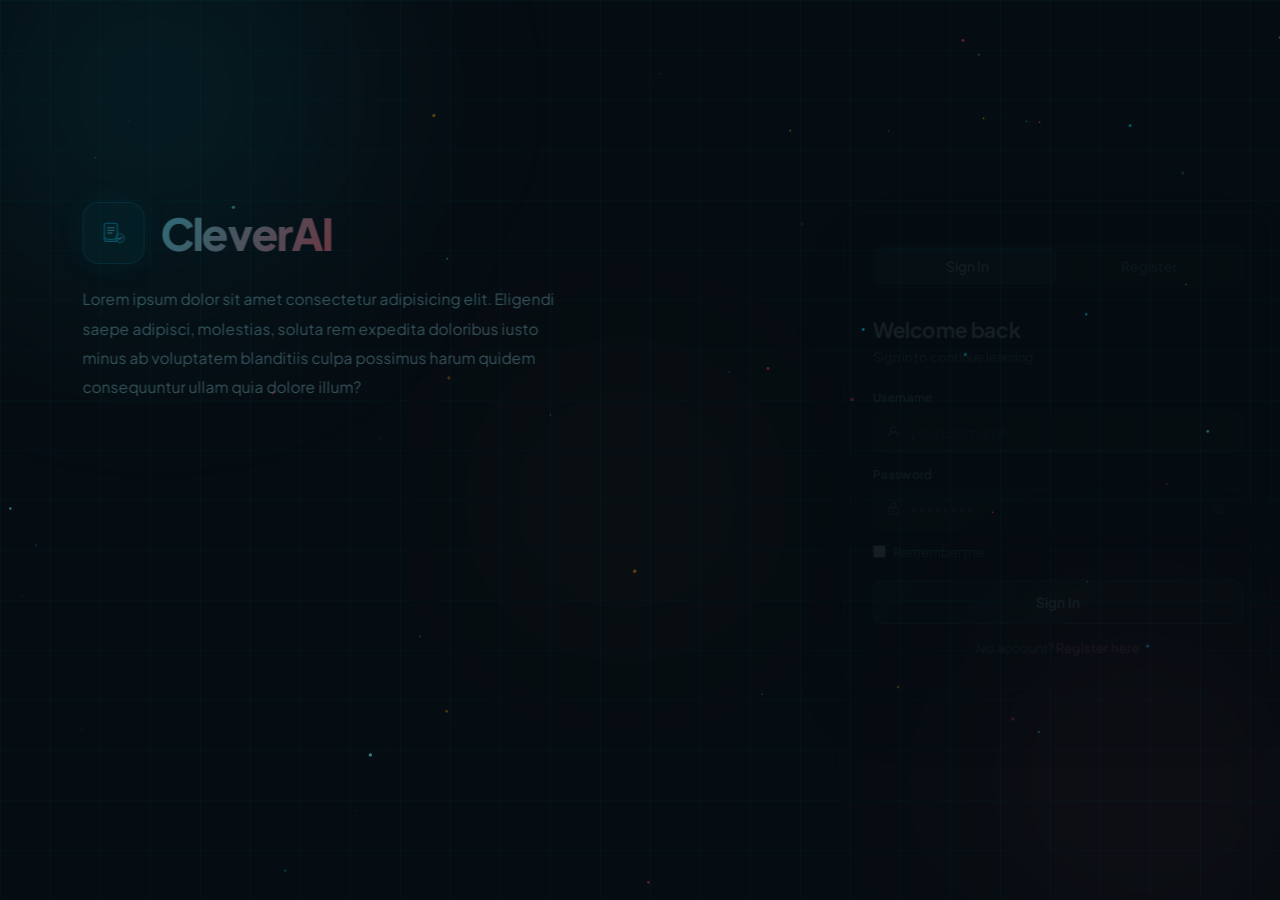
<file: learning-assistant-main/ui/profile/index.html>
<!DOCTYPE html>
<html lang="en">
<head>
  <meta charset="UTF-8">
  <meta name="viewport" content="width=device-width, initial-scale=1.0">
  <title>CleverAI — Profile & Settings</title>
  <link rel="preconnect" href="https://fonts.googleapis.com">
  <link href="https://fonts.googleapis.com/css2?family=Plus+Jakarta+Sans:wght@300;400;500;600;700;800&family=JetBrains+Mono:wght@400;500&display=swap" rel="stylesheet">
  <link rel="stylesheet" href="profile.css">
</head>
<body>

  <div class="bg-layer">
    <div class="orb o1"></div>
    <div class="orb o2"></div>
  </div>

  <div class="mob-overlay" id="mob-overlay" onclick="closeMob()"></div>

  <div class="layout">

    <aside class="sidebar" id="sidebar">
      <div class="sb-top">
        <div class="sb-brand">
          <svg viewBox="0 0 40 40" fill="none" width="24" height="24">
            <rect x="6" y="5" width="20" height="28" rx="3" fill="none" stroke="#06b6d4" stroke-width="1.8"/>
            <rect x="8" y="7" width="16" height="24" rx="2" fill="rgba(6,182,212,0.08)"/>
            <line x1="11" y1="12" x2="21" y2="12" stroke="#67e8f9" stroke-width="1.4" stroke-linecap="round"/>
            <line x1="11" y1="16" x2="21" y2="16" stroke="#67e8f9" stroke-width="1.4" stroke-linecap="round"/>
            <line x1="11" y1="20" x2="18" y2="20" stroke="#67e8f9" stroke-width="1.4" stroke-linecap="round"/>
            <path d="M6 28 Q14 32 26 28" stroke="#06b6d4" stroke-width="1.6" stroke-linecap="round" fill="none"/>
            <circle cx="30" cy="28" r="7" fill="rgba(6,182,212,0.12)" stroke="#06b6d4" stroke-width="1.4"/>
            <path d="M27.5 28 L29.5 30 L33 26" stroke="#a5f3fc" stroke-width="1.5" stroke-linecap="round" stroke-linejoin="round"/>
          </svg>
          <span class="sb-name">CleverAI</span>
        </div>
        <button class="sb-toggle" onclick="toggleSidebar()">
          <svg viewBox="0 0 20 20" fill="none" width="15" height="15">
            <line x1="3" y1="5" x2="17" y2="5" stroke="currentColor" stroke-width="1.5" stroke-linecap="round"/>
            <line x1="3" y1="10" x2="17" y2="10" stroke="currentColor" stroke-width="1.5" stroke-linecap="round"/>
            <line x1="3" y1="15" x2="17" y2="15" stroke="currentColor" stroke-width="1.5" stroke-linecap="round"/>
          </svg>
        </button>
      </div>
      <nav class="sb-nav">
        <a href="../dashboard/index.html" class="sb-item" data-tip="Dashboard">
          <svg viewBox="0 0 20 20" fill="none" width="16" height="16" class="sb-ico"><rect x="2" y="2" width="7" height="7" rx="1.5" stroke="currentColor" stroke-width="1.5"/><rect x="11" y="2" width="7" height="7" rx="1.5" stroke="currentColor" stroke-width="1.5"/><rect x="2" y="11" width="7" height="7" rx="1.5" stroke="currentColor" stroke-width="1.5"/><rect x="11" y="11" width="7" height="7" rx="1.5" stroke="currentColor" stroke-width="1.5"/></svg>
          <span class="sb-label">Dashboard</span>
        </a>
        <a href="../pomodoro/index.html" class="sb-item" data-tip="Pomodoro">
          <svg viewBox="0 0 20 20" fill="none" width="16" height="16" class="sb-ico"><circle cx="10" cy="10" r="7" stroke="currentColor" stroke-width="1.5"/><line x1="10" y1="5" x2="10" y2="10" stroke="currentColor" stroke-width="1.5" stroke-linecap="round"/><line x1="10" y1="10" x2="13" y2="10" stroke="currentColor" stroke-width="1.5" stroke-linecap="round"/></svg>
          <span class="sb-label">Pomodoro</span>
        </a>
        <a href="../note/index.html" class="sb-item" data-tip="Notes">
          <svg viewBox="0 0 20 20" fill="none" width="16" height="16" class="sb-ico"><rect x="3" y="2" width="14" height="16" rx="2" stroke="currentColor" stroke-width="1.5"/><line x1="6" y1="7" x2="14" y2="7" stroke="currentColor" stroke-width="1.3" stroke-linecap="round"/><line x1="6" y1="10" x2="14" y2="10" stroke="currentColor" stroke-width="1.3" stroke-linecap="round"/><line x1="6" y1="13" x2="10" y2="13" stroke="currentColor" stroke-width="1.3" stroke-linecap="round"/></svg>
          <span class="sb-label">Notes</span>
        </a>
        <a href="../quiz/index.html" class="sb-item" data-tip="Quiz AI">
          <svg viewBox="0 0 20 20" fill="none" width="16" height="16" class="sb-ico"><rect x="2" y="5" width="16" height="13" rx="2" stroke="currentColor" stroke-width="1.5"/><path d="M6 10L8 12L14 7" stroke="currentColor" stroke-width="1.5" stroke-linecap="round" stroke-linejoin="round"/></svg>
          <span class="sb-label">Quiz AI</span>
        </a>
        <a href="../aitutor/index.html" class="sb-item" data-tip="AI Tutor">
          <svg viewBox="0 0 20 20" fill="none" width="16" height="16" class="sb-ico"><circle cx="10" cy="8" r="4" stroke="currentColor" stroke-width="1.5"/><path d="M4 18C4 15 6.7 13 10 13C13.3 13 16 15 16 18" stroke="currentColor" stroke-width="1.5" stroke-linecap="round"/></svg>
          <span class="sb-label">AI Tutor</span>
        </a>
        <a href="../profile/index.html" class="sb-item active" data-tip="Profile">
          <svg viewBox="0 0 20 20" fill="none" width="16" height="16" class="sb-ico"><circle cx="10" cy="7" r="3.5" stroke="currentColor" stroke-width="1.5"/><path d="M3 18C3 14.7 6.1 12 10 12C13.9 12 17 14.7 17 18" stroke="currentColor" stroke-width="1.5" stroke-linecap="round"/></svg>
          <span class="sb-label">Profile</span>
        </a>
      </nav>
      <div class="sb-foot">
        <button class="sb-logout" onclick="doLogout()">
          <svg viewBox="0 0 20 20" fill="none" width="15" height="15" class="sb-ico"><path d="M8 3L3 3L3 17L8 17" stroke="currentColor" stroke-width="1.5" stroke-linecap="round"/><path d="M12 7L17 10L12 13" stroke="currentColor" stroke-width="1.5" stroke-linecap="round" stroke-linejoin="round"/><line x1="17" y1="10" x2="7" y2="10" stroke="currentColor" stroke-width="1.5" stroke-linecap="round"/></svg>
          <span class="sb-label">Sign Out</span>
        </button>
      </div>
    </aside>

    <div class="main-wrap">
      <header class="header">
        <button class="mob-btn" onclick="openMob()">
          <svg viewBox="0 0 20 20" fill="none" width="15" height="15"><line x1="3" y1="5" x2="17" y2="5" stroke="currentColor" stroke-width="1.5" stroke-linecap="round"/><line x1="3" y1="10" x2="17" y2="10" stroke="currentColor" stroke-width="1.5" stroke-linecap="round"/><line x1="3" y1="15" x2="17" y2="15" stroke="currentColor" stroke-width="1.5" stroke-linecap="round"/></svg>
        </button>
        <div class="header-left">
          <svg viewBox="0 0 20 20" fill="none" width="16" height="16" style="color:#06b6d4;flex-shrink:0">
            <circle cx="10" cy="7" r="3.5" stroke="currentColor" stroke-width="1.5"/>
            <path d="M3 18C3 14.7 6.1 12 10 12C13.9 12 17 14.7 17 18" stroke="currentColor" stroke-width="1.5" stroke-linecap="round"/>
          </svg>
          <h1 class="header-title">Profile & Settings</h1>
        </div>
        <div class="header-right">
          <div class="user-pill">
            <div class="ua" id="ua">AC</div>
            <div class="ua-info">
              <p class="ua-name" id="ua-name">User</p>
              <p class="ua-role" id="ua-role">PELAJAR</p>
            </div>
          </div>
        </div>
      </header>

      <div class="content-scroll">

        <div class="tab-nav" role="tablist" aria-label="Profile settings tabs">
          <button class="tab-btn active" id="tab-btn-profile" role="tab" aria-selected="true" aria-controls="tab-profile" tabindex="0" onclick="switchTab('profile', this)">
            <svg viewBox="0 0 16 16" fill="none" width="14" height="14"><circle cx="8" cy="5.5" r="2.8" stroke="currentColor" stroke-width="1.3"/><path d="M2 14C2 11.2 4.7 9 8 9C11.3 9 14 11.2 14 14" stroke="currentColor" stroke-width="1.3" stroke-linecap="round"/></svg>
            Profile
          </button>
          <button class="tab-btn" id="tab-btn-account" role="tab" aria-selected="false" aria-controls="tab-account" tabindex="-1" onclick="switchTab('account', this)">
            <svg viewBox="0 0 16 16" fill="none" width="14" height="14"><rect x="2" y="3" width="12" height="10" rx="2" stroke="currentColor" stroke-width="1.3"/><line x1="5" y1="7" x2="11" y2="7" stroke="currentColor" stroke-width="1.2" stroke-linecap="round"/><line x1="5" y1="10" x2="8" y2="10" stroke="currentColor" stroke-width="1.2" stroke-linecap="round"/></svg>
            Account
          </button>
          <button class="tab-btn" id="tab-btn-security" role="tab" aria-selected="false" aria-controls="tab-security" tabindex="-1" onclick="switchTab('security', this)">
            <svg viewBox="0 0 16 16" fill="none" width="14" height="14"><path d="M8 2L13 4.5V9C13 11.5 10.5 13.5 8 14C5.5 13.5 3 11.5 3 9V4.5L8 2Z" stroke="currentColor" stroke-width="1.3" stroke-linejoin="round"/><path d="M5.5 8L7 9.5L10.5 6" stroke="currentColor" stroke-width="1.3" stroke-linecap="round" stroke-linejoin="round"/></svg>
            Security
          </button>
          <button class="tab-btn" id="tab-btn-preferences" role="tab" aria-selected="false" aria-controls="tab-preferences" tabindex="-1" onclick="switchTab('preferences', this)">
            <svg viewBox="0 0 16 16" fill="none" width="14" height="14"><circle cx="8" cy="8" r="2" stroke="currentColor" stroke-width="1.3"/><path d="M8 2V3.5M8 12.5V14M2 8H3.5M12.5 8H14M3.6 3.6L4.7 4.7M11.3 11.3L12.4 12.4M3.6 12.4L4.7 11.3M11.3 4.7L12.4 3.6" stroke="currentColor" stroke-width="1.3" stroke-linecap="round"/></svg>
            Preferences
          </button>
        </div>

        <div class="tab-panel active" id="tab-profile" role="tabpanel" aria-labelledby="tab-btn-profile">
          <div class="profile-layout">

            <div class="avatar-card">
              <div class="av-circle" id="av-circle">AC</div>
              <h2 class="av-name" id="av-name">Administrator CleverAI</h2>
              <button class="btn-outline" onclick="document.getElementById('av-upload').click()">
                <svg viewBox="0 0 16 16" fill="none" width="13" height="13"><path d="M8 2L8 11M4 5L8 2L12 5" stroke="currentColor" stroke-width="1.3" stroke-linecap="round" stroke-linejoin="round"/><path d="M2 13L14 13" stroke="currentColor" stroke-width="1.3" stroke-linecap="round"/></svg>
                Upload Photo
              </button>
              <input type="file" id="av-upload" accept="image/*" style="display:none" onchange="handleAvatar(this)">
              <p class="av-joined">Joined April 2026</p>


            </div>

            <div class="form-card">
              <div class="form-section-title">Personal Information</div>

              <div class="form-row">
                <div class="form-group">
                  <label>Full Name</label>
                  <div class="input-wrap" id="wrap-fullname">
                    <svg viewBox="0 0 18 18" fill="none" width="14" height="14" class="input-ico"><circle cx="9" cy="6.5" r="3" stroke="currentColor" stroke-width="1.4"/><path d="M2.5 15.5C2.5 12.5 5.5 10 9 10C12.5 10 15.5 12.5 15.5 15.5" stroke="currentColor" stroke-width="1.4" stroke-linecap="round"/></svg>
                    <input type="text" id="f-fullname" placeholder="Your full name">
                  </div>
                  <span class="field-error" id="err-fullname">Full name is required</span>
                </div>
                <div class="form-group">
                  <label>Username</label>
                  <div class="input-wrap">
                    <svg viewBox="0 0 18 18" fill="none" width="14" height="14" class="input-ico"><path d="M9 2L15 5.5V12C15 14 12.5 15.5 9 16C5.5 15.5 3 14 3 12V5.5Z" stroke="currentColor" stroke-width="1.4" stroke-linejoin="round"/></svg>
                    <input type="text" id="f-username" placeholder="username" disabled>
                  </div>
                  <p class="field-hint">Username cannot be changed</p>
                </div>
              </div>

              <div class="form-row">
                <div class="form-group">
                  <label>Email</label>
                  <div class="input-wrap" id="wrap-email">
                    <svg viewBox="0 0 18 18" fill="none" width="14" height="14" class="input-ico"><rect x="1.5" y="4" width="15" height="11" rx="2" stroke="currentColor" stroke-width="1.4"/><path d="M1.5 6.5L9 11L16.5 6.5" stroke="currentColor" stroke-width="1.4" stroke-linecap="round"/></svg>
                    <input type="email" id="f-email" placeholder="your@email.com">
                  </div>
                  <span class="field-error" id="err-email">Enter a valid email address</span>
                </div>
                <div class="form-group">
                  <label>Role</label>
                  <div class="input-wrap disabled">
                    <svg viewBox="0 0 18 18" fill="none" width="14" height="14" class="input-ico"><rect x="2" y="9" width="14" height="8" rx="2" stroke="currentColor" stroke-width="1.4"/><path d="M6 9V6.5C6 4.8 7.3 3.5 9 3.5C10.7 3.5 12 4.8 12 6.5V9" stroke="currentColor" stroke-width="1.4" stroke-linecap="round"/></svg>
                    <input type="text" id="f-role" disabled>
                  </div>
                </div>
              </div>

              <div class="form-actions">
                <button class="btn-ghost" onclick="resetProfileForm()">Reset</button>
                <button class="btn-primary" id="btn-save" onclick="saveProfile()">
                  <svg viewBox="0 0 16 16" fill="none" width="13" height="13"><path d="M2 8L6 12L14 4" stroke="currentColor" stroke-width="1.5" stroke-linecap="round" stroke-linejoin="round"/></svg>
                  Save Changes
                </button>
              </div>

              <div class="save-progress hidden" id="save-progress">
                <div class="save-progress-bar" id="save-progress-bar"></div>
              </div>

              <div class="save-status hidden" id="save-status">
                <span class="save-status-ico" id="save-status-ico"></span>
                <span id="save-status-msg"></span>
              </div>
            </div>
          </div>
        </div>

        <div class="tab-panel" id="tab-account" role="tabpanel" aria-labelledby="tab-btn-account">
          <div class="settings-grid">
            <div class="settings-card">
              <div class="settings-card-head">
                <svg viewBox="0 0 20 20" fill="none" width="18" height="18" style="color:#06b6d4"><circle cx="10" cy="7" r="3.5" stroke="currentColor" stroke-width="1.5"/><path d="M3 18C3 14.7 6.1 12 10 12C13.9 12 17 14.7 17 18" stroke="currentColor" stroke-width="1.5" stroke-linecap="round"/></svg>
                <h3>Account Details</h3>
              </div>
              <div class="info-rows">
                <div class="info-row"><span class="info-lbl">Account ID</span><span class="info-val mono" id="acc-id">#00001</span></div>
                <div class="info-row"><span class="info-lbl">Username</span><span class="info-val" id="acc-username">—</span></div>
                <div class="info-row"><span class="info-lbl">Email</span><span class="info-val" id="acc-email">—</span></div>
                <div class="info-row"><span class="info-lbl">Role</span><span class="info-val"><span class="role-badge" id="acc-role-badge">Pelajar</span></span></div>
                <div class="info-row"><span class="info-lbl">Status</span><span class="info-val"><span class="status-badge verified" id="acc-status">Verified</span></span></div>
                <div class="info-row"><span class="info-lbl">Joined</span><span class="info-val">April 2026</span></div>
              </div>
            </div>

            <div class="settings-card danger-zone">
              <div class="settings-card-head">
                <svg viewBox="0 0 20 20" fill="none" width="18" height="18" style="color:#f43f5e"><path d="M10 3L18 17H2L10 3Z" stroke="currentColor" stroke-width="1.5" stroke-linejoin="round"/><line x1="10" y1="9" x2="10" y2="13" stroke="currentColor" stroke-width="1.5" stroke-linecap="round"/><circle cx="10" cy="15.5" r=".8" fill="currentColor"/></svg>
                <h3>Danger Zone</h3>
              </div>
              <p class="danger-desc">These actions are irreversible. Please proceed with caution.</p>
              <div class="danger-actions">
                <div class="danger-row">
                  <div><p class="danger-action-title">Deactivate Account</p><p class="danger-action-desc">Temporarily disable your account access</p></div>
                  <button class="btn-danger-outline" onclick="deactivateAccount()">Deactivate</button>
                </div>
                <div class="danger-row">
                  <div><p class="danger-action-title">Delete Account</p><p class="danger-action-desc">Permanently delete all your data</p></div>
                  <button class="btn-danger" onclick="deleteAccount()">Delete</button>
                </div>
              </div>
            </div>
          </div>
        </div>

        <div class="tab-panel" id="tab-security" role="tabpanel" aria-labelledby="tab-btn-security">
          <div class="settings-grid">
            <div class="settings-card">
              <div class="settings-card-head">
                <svg viewBox="0 0 20 20" fill="none" width="18" height="18" style="color:#06b6d4"><rect x="4" y="9" width="12" height="9" rx="2" stroke="currentColor" stroke-width="1.5"/><path d="M7 9V6.5C7 4.6 8.3 3 10 3C11.7 3 13 4.6 13 6.5V9" stroke="currentColor" stroke-width="1.5" stroke-linecap="round"/><circle cx="10" cy="13.5" r="1.5" fill="#06b6d4"/></svg>
                <h3>Change Password</h3>
              </div>
              <div class="form-group" style="margin-bottom:14px">
                <label>Current Password</label>
                <div class="input-wrap">
                  <svg viewBox="0 0 18 18" fill="none" width="14" height="14" class="input-ico"><rect x="3" y="8" width="12" height="8" rx="2" stroke="currentColor" stroke-width="1.4"/><path d="M6 8V5.5C6 3.8 7.3 2.5 9 2.5C10.7 2.5 12 3.8 12 5.5V8" stroke="currentColor" stroke-width="1.4" stroke-linecap="round"/></svg>
                  <input type="password" id="pw-current" placeholder="Current password">
                  <button class="eye-btn" onclick="togglePw('pw-current')">
                    <svg viewBox="0 0 18 18" fill="none" width="13" height="13"><path d="M1.5 9C3.5 5.5 6 3.5 9 3.5C12 3.5 14.5 5.5 16.5 9C14.5 12.5 12 14.5 9 14.5C6 14.5 3.5 12.5 1.5 9Z" stroke="currentColor" stroke-width="1.4"/><circle cx="9" cy="9" r="2.2" stroke="currentColor" stroke-width="1.4"/></svg>
                  </button>
                </div>
              </div>
              <div class="form-group" style="margin-bottom:14px">
                <label>New Password</label>
                <div class="input-wrap">
                  <svg viewBox="0 0 18 18" fill="none" width="14" height="14" class="input-ico"><rect x="3" y="8" width="12" height="8" rx="2" stroke="currentColor" stroke-width="1.4"/><path d="M6 8V5.5C6 3.8 7.3 2.5 9 2.5C10.7 2.5 12 3.8 12 5.5V8" stroke="currentColor" stroke-width="1.4" stroke-linecap="round"/></svg>
                  <input type="password" id="pw-new" placeholder="New password (min. 6 chars)" oninput="checkPwStrength()">
                  <button class="eye-btn" onclick="togglePw('pw-new')">
                    <svg viewBox="0 0 18 18" fill="none" width="13" height="13"><path d="M1.5 9C3.5 5.5 6 3.5 9 3.5C12 3.5 14.5 5.5 16.5 9C14.5 12.5 12 14.5 9 14.5C6 14.5 3.5 12.5 1.5 9Z" stroke="currentColor" stroke-width="1.4"/><circle cx="9" cy="9" r="2.2" stroke="currentColor" stroke-width="1.4"/></svg>
                  </button>
                </div>
                <div class="pw-strength-wrap" id="pw-strength-wrap" style="display:none">
                  <div class="pw-bar"><div class="pw-fill" id="pw-fill"></div></div>
                  <span class="pw-label" id="pw-label">Weak</span>
                </div>
              </div>
              <div class="form-group" style="margin-bottom:20px">
                <label>Confirm New Password</label>
                <div class="input-wrap">
                  <svg viewBox="0 0 18 18" fill="none" width="14" height="14" class="input-ico"><rect x="3" y="8" width="12" height="8" rx="2" stroke="currentColor" stroke-width="1.4"/><path d="M6 8V5.5C6 3.8 7.3 2.5 9 2.5C10.7 2.5 12 3.8 12 5.5V8" stroke="currentColor" stroke-width="1.4" stroke-linecap="round"/></svg>
                  <input type="password" id="pw-confirm" placeholder="Confirm new password">
                </div>
              </div>
              <div class="pw-alert hidden" id="pw-alert"></div>
              <button class="btn-primary" onclick="changePassword()" style="width:100%;justify-content:center">Update Password</button>
            </div>

            <div class="settings-card">
              <div class="settings-card-head">
                <svg viewBox="0 0 20 20" fill="none" width="18" height="18" style="color:#f59e0b"><circle cx="10" cy="10" r="7" stroke="currentColor" stroke-width="1.5"/><line x1="10" y1="7" x2="10" y2="11" stroke="currentColor" stroke-width="1.5" stroke-linecap="round"/><circle cx="10" cy="13.5" r=".8" fill="currentColor"/></svg>
                <h3>Login Activity</h3>
              </div>
              <div class="activity-list">
                <div class="act-item">
                  <div class="act-ico active-dot"></div>
                  <div class="act-body">
                    <p class="act-device">Chrome · Windows · Current session</p>
                    <p class="act-time">Jakarta, ID · Just now</p>
                  </div>
                  <span class="act-badge current">Current</span>
                </div>
                <div class="act-item">
                  <div class="act-ico inactive-dot"></div>
                  <div class="act-body">
                    <p class="act-device">Chrome · Android</p>
                    <p class="act-time">Jakarta, ID · 2 days ago</p>
                  </div>
                  <button class="act-revoke">Revoke</button>
                </div>
              </div>
            </div>
          </div>
        </div>

        <div class="tab-panel" id="tab-preferences" role="tabpanel" aria-labelledby="tab-btn-preferences">
          <div class="settings-grid">
            <div class="settings-card">
              <div class="settings-card-head">
                <svg viewBox="0 0 20 20" fill="none" width="18" height="18" style="color:#06b6d4"><circle cx="10" cy="10" r="7" stroke="currentColor" stroke-width="1.5"/><path d="M7 10L9 12L13 8" stroke="currentColor" stroke-width="1.5" stroke-linecap="round" stroke-linejoin="round"/></svg>
                <h3>App Preferences</h3>
              </div>
              <div class="pref-list">
                <div class="pref-item">
                  <div class="pref-info">
                    <p class="pref-title">Language</p>
                    <p class="pref-desc">Choose your preferred language</p>
                  </div>
                  <select class="pref-select" id="pref-language">
                    <option value="en">English</option>
                    <option value="id">Bahasa Indonesia</option>
                  </select>
                </div>
                <div class="pref-item">
                  <div class="pref-info">
                    <p class="pref-title">Sound Notifications</p>
                    <p class="pref-desc">Play sound when Pomodoro ends</p>
                  </div>
                  <label class="toggle"><input type="checkbox" id="pref-sound" checked><span class="toggle-track"><span class="toggle-thumb"></span></span></label>
                </div>
                <div class="pref-item">
                  <div class="pref-info">
                    <p class="pref-title">Desktop Notifications</p>
                    <p class="pref-desc">Show browser notifications</p>
                  </div>
                  <label class="toggle"><input type="checkbox" id="pref-desktop-notif"><span class="toggle-track"><span class="toggle-thumb"></span></span></label>
                </div>
                <div class="pref-item">
                  <div class="pref-info">
                    <p class="pref-title">Auto-save Notes</p>
                    <p class="pref-desc">Automatically save notes every 30s</p>
                  </div>
                  <label class="toggle"><input type="checkbox" id="pref-auto-save" checked><span class="toggle-track"><span class="toggle-thumb"></span></span></label>
                </div>
                <div class="pref-item">
                  <div class="pref-info">
                    <p class="pref-title">Show Progress on Dashboard</p>
                    <p class="pref-desc">Display your weekly goals publicly</p>
                  </div>
                  <label class="toggle"><input type="checkbox" id="pref-show-progress" checked><span class="toggle-track"><span class="toggle-thumb"></span></span></label>
                </div>
              </div>
            </div>

            <div class="settings-card">
              <div class="settings-card-head">
                <svg viewBox="0 0 20 20" fill="none" width="18" height="18" style="color:#34d399"><rect x="3" y="3" width="14" height="14" rx="2" stroke="currentColor" stroke-width="1.5"/><path d="M6 10L9 13L14 7" stroke="currentColor" stroke-width="1.5" stroke-linecap="round" stroke-linejoin="round"/></svg>
                <h3>Learning Goals</h3>
              </div>
              <div class="pref-list">
                <div class="pref-item">
                  <div class="pref-info">
                    <p class="pref-title">Goal Period</p>
                    <p class="pref-desc">Select period for your goals</p>
                  </div>
                  <div class="goal-period-tabs" style="display:flex;gap:4px;background:rgba(6,182,212,0.08);border-radius:8px;padding:3px">
                    <button class="goal-period-btn active" data-period="week" onclick="switchGoalPeriod('week',this)" style="padding:6px 14px;border:none;border-radius:6px;background:transparent;color:#94c9d4;font-size:12px;font-family:'Plus Jakarta Sans',sans-serif;cursor:pointer;transition:all .2s">Weekly</button>
                    <button class="goal-period-btn" data-period="month" onclick="switchGoalPeriod('month',this)" style="padding:6px 14px;border:none;border-radius:6px;background:transparent;color:#94c9d4;font-size:12px;font-family:'Plus Jakarta Sans',sans-serif;cursor:pointer;transition:all .2s">Monthly</button>
                    <button class="goal-period-btn" data-period="year" onclick="switchGoalPeriod('year',this)" style="padding:6px 14px;border:none;border-radius:6px;background:transparent;color:#94c9d4;font-size:12px;font-family:'Plus Jakarta Sans',sans-serif;cursor:pointer;transition:all .2s">Yearly</button>
                  </div>
                </div>
                <div class="pref-item">
                  <div class="pref-info">
                    <p class="pref-title">Focus Hours Goal</p>
                    <p class="pref-desc">Target focus hours per period</p>
                  </div>
                  <div class="pref-counter">
                    <button onclick="adjustGoal('focusGoal',-1)">−</button>
                    <span id="goal-focus-val">10</span>
                    <span style="font-size:11px;color:#5a8f9e">h</span>
                    <button onclick="adjustGoal('focusGoal',1)">+</button>
                  </div>
                </div>
                <div class="pref-item">
                  <div class="pref-info">
                    <p class="pref-title">Quizzes Goal</p>
                    <p class="pref-desc">Target number of quizzes per period</p>
                  </div>
                  <div class="pref-counter">
                    <button onclick="adjustGoal('quizGoal',-1)">−</button>
                    <span id="goal-quiz-val">5</span>
                    <span style="font-size:11px;color:#5a8f9e">×</span>
                    <button onclick="adjustGoal('quizGoal',1)">+</button>
                  </div>
                </div>
                <div class="pref-item">
                  <div class="pref-info">
                    <p class="pref-title">Notes Goal</p>
                    <p class="pref-desc">Target number of notes per period</p>
                  </div>
                  <div class="pref-counter">
                    <button onclick="adjustGoal('notesGoal',-1)">−</button>
                    <span id="goal-notes-val">7</span>
                    <span style="font-size:11px;color:#5a8f9e">×</span>
                    <button onclick="adjustGoal('notesGoal',1)">+</button>
                  </div>
                </div>
              </div>
              <button class="btn-primary" style="margin-top:16px;width:100%;justify-content:center" onclick="saveGoals(this)">Save Goals</button>
            </div>

            <div class="settings-card">
              <div class="settings-card-head">
                <svg viewBox="0 0 20 20" fill="none" width="18" height="18" style="color:#a78bfa"><circle cx="10" cy="10" r="2" stroke="currentColor" stroke-width="1.5"/><path d="M10 2V3.5M10 16.5V18M2 10H3.5M16.5 10H18M4.2 4.2L5.3 5.3M14.7 14.7L15.8 15.8M4.2 15.8L5.3 14.7M14.7 5.3L15.8 4.2" stroke="currentColor" stroke-width="1.5" stroke-linecap="round"/></svg>
                <h3>Pomodoro Settings</h3>
              </div>
              <div class="pref-list">
                <div class="pref-item">
                  <div class="pref-info">
                    <p class="pref-title">Focus Duration</p>
                    <p class="pref-desc">Default focus session length</p>
                  </div>
                  <div class="pref-counter">
                    <button onclick="adjustCounter('focus',-5)">−</button>
                    <span id="focus-val">25</span>
                    <span style="font-size:11px;color:#5a8f9e">min</span>
                    <button onclick="adjustCounter('focus',5)">+</button>
                  </div>
                </div>
                <div class="pref-item">
                  <div class="pref-info">
                    <p class="pref-title">Short Break</p>
                    <p class="pref-desc">Break duration between sessions</p>
                  </div>
                  <div class="pref-counter">
                    <button onclick="adjustCounter('short',-1)">−</button>
                    <span id="short-val">5</span>
                    <span style="font-size:11px;color:#5a8f9e">min</span>
                    <button onclick="adjustCounter('short',1)">+</button>
                  </div>
                </div>
                <div class="pref-item">
                  <div class="pref-info">
                    <p class="pref-title">Long Break</p>
                    <p class="pref-desc">Break after 4 sessions</p>
                  </div>
                  <div class="pref-counter">
                    <button onclick="adjustCounter('long',-5)">−</button>
                    <span id="long-val">15</span>
                    <span style="font-size:11px;color:#5a8f9e">min</span>
                    <button onclick="adjustCounter('long',5)">+</button>
                  </div>
                </div>
                <div class="pref-item">
                  <div class="pref-info">
                    <p class="pref-title">Sessions before long break</p>
                    <p class="pref-desc">Number of focus sessions</p>
                  </div>
                  <div class="pref-counter">
                    <button onclick="adjustCounter('sessions',-1)">−</button>
                    <span id="sessions-val">4</span>
                    <span style="font-size:11px;color:#5a8f9e">×</span>
                    <button onclick="adjustCounter('sessions',1)">+</button>
                  </div>
                </div>
              </div>
              <button class="btn-primary" style="margin-top:16px;width:100%;justify-content:center" onclick="savePomSettings(this)">Save Pomodoro Settings</button>
            </div>

          </div>
        </div>

      </div>
    </div>
  </div>

  <script src="../shared/access-control.js"></script>
  <script src="profile.js"></script>
</body>
</html>
</file>
<file: learning-assistant-main/ui/aitutor/aitutor.css>
*,*::before,*::after{margin:0;padding:0;box-sizing:border-box}
:root{
  --bg:#060d12;--s:rgba(255,255,255,0.04);
  --c:#06b6d4;--cl:#67e8f9;--cp:#a5f3fc;--cd:rgba(6,182,212,0.12);--cb:rgba(6,182,212,0.22);
  --r:#f43f5e;--rl:#fb7185;--rd:rgba(244,63,94,0.12);--rb:rgba(244,63,94,0.25);
  --g:#34d399;--gd:rgba(52,211,153,0.12);--gb:rgba(52,211,153,0.25);
  --txt:#e2f8fc;--txt2:#94c9d4;--txt3:#5a8f9e;
  --font:'Plus Jakarta Sans',sans-serif;--mono:'JetBrains Mono',monospace;
  --sb-w:200px;--sb-w-mini:48px;--hh:52px;--sp-w:260px;
}
html,body{height:100%;font-family:var(--font);background:var(--bg);color:var(--txt)}
body{overflow:hidden}

.bg-layer{position:fixed;inset:0;z-index:0;pointer-events:none}
#bgCanvas{position:absolute;inset:0;width:100%;height:100%}
.orb{position:absolute;border-radius:50%;filter:blur(110px);animation:orbF 12s ease-in-out infinite}
.o1{width:480px;height:480px;background:radial-gradient(circle,rgba(6,182,212,.12) 0%,transparent 65%);top:-140px;left:60px;animation-delay:0s}
.o2{width:360px;height:360px;background:radial-gradient(circle,rgba(6,182,212,.07) 0%,transparent 65%);bottom:-80px;right:80px;animation-delay:5s}
.o3{width:240px;height:240px;background:radial-gradient(circle,rgba(6,182,212,.07) 0%,transparent 65%);top:40%;right:350px;animation-delay:8s}
@keyframes orbF{0%,100%{transform:translate(0,0)}50%{transform:translate(16px,-12px)}}

.layout{display:flex;height:100vh;position:relative;z-index:1;overflow:hidden}

/* ─── MAIN SIDEBAR ──────────────────────────────── */
.sidebar{
  width:var(--sb-w);flex-shrink:0;display:flex;flex-direction:column;
  background:rgba(6,13,18,.8);backdrop-filter:blur(20px);
  border-right:.5px solid rgba(6,182,212,.12);
  transition:width .25s cubic-bezier(.4,0,.2,1);overflow:hidden;position:relative;z-index:10;
}
.sidebar.collapsed{width:var(--sb-w-mini)}
.sb-top{height:var(--hh);flex-shrink:0;display:flex;align-items:center;padding:0 12px;gap:8px;border-bottom:.5px solid rgba(6,182,212,.1);overflow:hidden}
.sidebar.collapsed .sb-top{justify-content:center;padding:0}
.sb-brand{display:flex;align-items:center;gap:10px;flex:1;min-width:0;overflow:hidden}
.sidebar.collapsed .sb-brand{display:none}
.sb-logo{flex-shrink:0}
.sb-name{font-size:14px;font-weight:700;color:var(--cl);letter-spacing:-.3px;white-space:nowrap}
.sb-toggle{width:26px;height:26px;border-radius:6px;flex-shrink:0;background:rgba(6,182,212,.06);border:.5px solid rgba(6,182,212,.12);display:flex;align-items:center;justify-content:center;color:var(--txt3);cursor:pointer;transition:all .2s}
.sb-toggle:hover{background:var(--cd);color:var(--cl)}
.sidebar.collapsed .sb-toggle{margin:0 auto}
.sb-nav{display:flex;flex-direction:column;gap:2px;flex:1;padding:8px 6px;overflow:hidden}
.sb-item{display:flex;align-items:center;gap:10px;padding:8px 10px;border-radius:8px;font-size:13px;color:var(--txt3);text-decoration:none;transition:all .18s;white-space:nowrap}
.sidebar.collapsed .sb-item{justify-content:center;padding:9px;width:36px;margin:0 auto}
.sb-item:hover{background:rgba(6,182,212,.06);color:var(--txt2)}
.sb-item.active{background:var(--cd);color:var(--cl);border:.5px solid var(--cb)}
.sb-ico{flex-shrink:0;width:16px;height:16px}
.sb-label{overflow:hidden;white-space:nowrap;transition:opacity .15s,max-width .25s;max-width:200px}
.sidebar.collapsed .sb-label{opacity:0;max-width:0;pointer-events:none}
.sb-foot{padding:8px 6px;border-top:.5px solid rgba(6,182,212,.08)}
.sb-logout{display:flex;align-items:center;gap:10px;width:100%;padding:8px 10px;background:none;border:none;border-radius:8px;font-family:var(--font);font-size:13px;color:var(--txt3);cursor:pointer;transition:all .18s;white-space:nowrap}
.sidebar.collapsed .sb-logout{justify-content:center;padding:9px;width:36px;margin:0 auto}
.sb-logout:hover{background:rgba(244,63,94,.08);color:#fda4af}
.sidebar.collapsed .sb-item[data-tip]{position:relative}
.sidebar.collapsed .sb-item[data-tip]:hover::after{
  content:attr(data-tip);position:absolute;left:calc(100% + 8px);top:50%;transform:translateY(-50%);
  background:rgba(6,13,18,.95);border:.5px solid rgba(6,182,212,.25);color:var(--cl);
  font-size:12px;padding:5px 10px;border-radius:7px;white-space:nowrap;z-index:100;pointer-events:none;
}

/* ─── MAIN WRAP ────────────────────────────────── */
.main-wrap{flex:1;display:flex;flex-direction:column;overflow:hidden;min-width:0;max-width:100%}

.header{
  height:var(--hh);flex-shrink:0;display:flex;align-items:center;
  padding:0 24px;background:rgba(6,13,18,.6);backdrop-filter:blur(16px);
  border-bottom:.5px solid rgba(6,182,212,.1);gap:16px;position:relative;z-index:5;
}
.header-left{display:flex;align-items:center;gap:10px;flex-shrink:0}
.header-title{font-size:16px;font-weight:700;color:var(--txt);letter-spacing:-.3px}
.header-right{margin-left:auto;display:flex;align-items:center;gap:8px;flex-shrink:0}
.header-btn{
  width:32px;height:32px;border-radius:8px;
  background:rgba(6,182,212,.06);border:.5px solid rgba(6,182,212,.12);
  color:var(--txt3);cursor:pointer;transition:all .18s;
  display:flex;align-items:center;justify-content:center;flex-shrink:0;
}
.header-btn:hover{background:var(--cd);color:var(--cl)}
.user-pill{display:flex;align-items:center;gap:10px;padding:6px 12px 6px 6px;background:rgba(6,182,212,0.06);border:.5px solid rgba(6,182,212,0.18);border-radius:12px}
.ua{width:32px;height:32px;border-radius:8px;background:linear-gradient(135deg,rgba(6,182,212,0.3),rgba(244,63,94,0.2));border:.5px solid rgba(6,182,212,0.35);display:flex;align-items:center;justify-content:center;font-size:12px;font-weight:700;color:#e2f8fc;flex-shrink:0;font-family:var(--mono)}
.ua-name{font-size:13px;font-weight:600;color:var(--txt);line-height:1.2}
.ua-role{font-size:10px;color:var(--cl);letter-spacing:.5px;text-transform:uppercase;font-family:var(--mono)}

/* ─── BODY AREA (sessions panel + chat) ─────────── */
.body-area{flex:1;display:flex;overflow:hidden;min-height:0}

/* ─── SESSIONS PANEL ─────────────────────────────── */
.sessions-panel{
  width:var(--sp-w);flex-shrink:0;display:flex;flex-direction:column;
  background:rgba(6,13,18,.5);backdrop-filter:blur(16px);
  border-right:.5px solid rgba(6,182,212,.1);
  transition:width .25s cubic-bezier(.4,0,.2,1),opacity .2s;
  overflow:hidden;position:relative;z-index:4;
}
.sessions-panel.closed{width:0;opacity:0;border-right:none;padding:0}

.sp-header{display:flex;align-items:center;padding:12px 14px;gap:8px;border-bottom:.5px solid rgba(6,182,212,.08);flex-shrink:0}
.sp-title{font-size:13px;font-weight:600;color:var(--txt2);flex:1;white-space:nowrap;overflow:hidden;text-overflow:ellipsis}
.sp-close{width:24px;height:24px;border-radius:6px;background:none;border:none;color:var(--txt3);cursor:pointer;display:flex;align-items:center;justify-content:center;flex-shrink:0}
.sp-close:hover{background:var(--s);color:var(--txt2)}

.sp-new{
  display:flex;align-items:center;gap:8px;margin:10px 12px;padding:8px 12px;
  border-radius:8px;background:var(--cd);border:.5px solid var(--cb);
  color:var(--cl);font-family:var(--font);font-size:12.5px;font-weight:500;
  cursor:pointer;transition:all .18s;flex-shrink:0;justify-content:center;
}
.sp-new:hover{background:var(--cb);color:var(--cp)}

.sp-list{flex:1;overflow-y:auto;padding:4px 8px}
.sp-list::-webkit-scrollbar{width:3px}
.sp-list::-webkit-scrollbar-thumb{background:rgba(6,182,212,.15);border-radius:2px}

.sp-empty{padding:24px 12px;text-align:center;font-size:12.5px;color:var(--txt3)}

.sp-item{
  display:flex;align-items:center;gap:8px;padding:10px 10px;
  border-radius:8px;cursor:pointer;transition:all .15s;
  font-size:12.5px;color:var(--txt2);line-height:1.4;
  margin-bottom:2px;position:relative;
}
.sp-item:hover{background:rgba(6,182,212,.06)}
.sp-item.active{background:var(--cd);border:.5px solid var(--cb)}
.sp-item-title{flex:1;white-space:nowrap;overflow:hidden;text-overflow:ellipsis;min-width:0}
.sp-item-del{
  width:20px;height:20px;border-radius:4px;background:none;border:none;
  color:var(--txt3);cursor:pointer;display:flex;align-items:center;justify-content:center;
  flex-shrink:0;opacity:0;transition:opacity .15s;
}
.sp-item:hover .sp-item-del{opacity:1}
.sp-item-del:hover{color:var(--rl);background:rgba(244,63,94,.1)}

/* ─── CHAT AREA ───────────────────────────────── */
.chat-area{flex:1;display:flex;flex-direction:column;overflow:hidden;min-width:0}

.chat-scroll{flex:1;overflow-y:auto;overflow-x:hidden;display:flex;flex-direction:column;width:100%}
.chat-scroll::-webkit-scrollbar{width:4px}
.chat-scroll::-webkit-scrollbar-thumb{background:rgba(6,182,212,.18);border-radius:2px}

.chat-container{
  max-width:800px;width:100%;margin:0 auto;
  padding:24px 24px 16px;flex:1;
  display:flex;flex-direction:column;
}

/* Welcome card */
.welcome-card{
  text-align:center;padding:48px 24px 32px;
  background:var(--s);border:.5px solid rgba(6,182,212,.12);
  border-radius:16px;margin-bottom:20px;animation:cardIn .4s ease forwards;
}
@keyframes cardIn{from{opacity:0;transform:translateY(10px)}to{opacity:1;transform:translateY(0)}}
.wc-icon{width:56px;height:56px;border-radius:16px;background:var(--cd);border:.5px solid var(--cb);display:flex;align-items:center;justify-content:center;margin:0 auto 16px;color:var(--cl)}
.wc-title{font-size:20px;font-weight:700;color:var(--txt);margin-bottom:6px}
.wc-sub{font-size:13.5px;color:var(--txt2);margin-bottom:20px;max-width:400px;margin-left:auto;margin-right:auto}
.wc-input-row{display:flex;gap:8px;max-width:480px;margin:0 auto 16px}
.wc-input{
  flex:1;padding:10px 14px;border-radius:10px;
  background:rgba(255,255,255,.04);border:.5px solid rgba(6,182,212,.2);
  color:var(--txt);font-family:var(--font);font-size:13.5px;
  outline:none;transition:border-color .2s;
}
.wc-input:focus{border-color:rgba(6,182,212,.5)}
.wc-input::placeholder{color:var(--txt3)}
.wc-go-btn{
  width:38px;height:38px;border-radius:10px;flex-shrink:0;
  background:var(--cd);border:.5px solid var(--cb);
  color:var(--cl);cursor:pointer;transition:all .18s;
  display:flex;align-items:center;justify-content:center;
}
.wc-go-btn:hover{background:var(--cb);color:#a5f3fc}
.wc-divider{display:flex;align-items:center;gap:12px;margin-bottom:14px;max-width:320px;margin-left:auto;margin-right:auto}
.wc-divider::before,.wc-divider::after{content:'';flex:1;height:.5px;background:rgba(6,182,212,.12)}
.wc-divider span{font-size:11px;color:var(--txt3);white-space:nowrap}
.wc-suggestions{display:flex;flex-wrap:wrap;gap:8px;justify-content:center}
.sug-btn{padding:8px 16px;border-radius:10px;background:var(--cd);border:.5px solid var(--cb);color:var(--cl);font-family:var(--font);font-size:12.5px;cursor:pointer;transition:all .18s}
.sug-btn:hover{background:var(--cb);color:#a5f3fc;transform:translateY(-1px)}

/* Messages */
.msg-list{display:flex;flex-direction:column;gap:12px;padding-bottom:8px}
.msg-row{display:flex;gap:10px;max-width:90%;animation:msgIn .25s ease forwards;opacity:0}
@keyframes msgIn{to{opacity:1}}
.msg-row.user{flex-direction:row-reverse;margin-left:auto}
.msg-row.ai{margin-right:auto}
.msg-avatar{width:32px;height:32px;border-radius:10px;flex-shrink:0;display:flex;align-items:center;justify-content:center;font-size:12px;font-family:var(--mono);font-weight:700}
.msg-row.ai .msg-avatar,.msg-row.user .msg-avatar{background:var(--cd);border:.5px solid var(--cb);color:var(--cl)}
.msg-bubble{padding:12px 16px;border-radius:14px;font-size:13.5px;line-height:1.65;min-width:40px;white-space:pre-wrap;word-break:break-word}
.msg-row.ai .msg-bubble{background:var(--s);border:.5px solid rgba(6,182,212,.14);color:var(--txt2);border-bottom-left-radius:4px}
.msg-row.user .msg-bubble{background:rgba(6,182,212,.1);border:.5px solid rgba(6,182,212,.2);color:var(--txt);border-bottom-right-radius:4px}

/* Typing */
.typing-dots{display:flex;gap:4px;padding:4px 0}
.typing-dots span{width:6px;height:6px;border-radius:50%;background:var(--txt3);animation:dotP 1.2s ease-in-out infinite}
.typing-dots span:nth-child(2){animation-delay:.2s}
.typing-dots span:nth-child(3){animation-delay:.4s}
@keyframes dotP{0%,60%,100%{opacity:.3;transform:scale(.8)}30%{opacity:1;transform:scale(1.2)}}

/* Input bar */
.input-bar{flex-shrink:0;padding:12px 24px 16px;background:rgba(6,13,18,.6);backdrop-filter:blur(16px);border-top:.5px solid rgba(6,182,212,.1)}
.input-wrap{display:flex;align-items:flex-end;gap:10px;max-width:800px;margin:0 auto;background:var(--s);border:.5px solid rgba(6,182,212,.14);border-radius:14px;padding:6px 6px 6px 16px;transition:border-color .2s}
.input-wrap:focus-within{border-color:rgba(6,182,212,.35)}
.chat-input{flex:1;border:none;background:none;outline:none;font-family:var(--font);font-size:14px;color:var(--txt);resize:none;line-height:1.5;max-height:120px;padding:8px 0}
.chat-input::placeholder{color:var(--txt3)}
.send-btn{width:38px;height:38px;border-radius:10px;flex-shrink:0;background:var(--cd);border:.5px solid var(--cb);color:var(--cl);cursor:pointer;transition:all .18s;display:flex;align-items:center;justify-content:center}
.send-btn:hover{background:var(--cb);color:#a5f3fc}
.send-btn:disabled{opacity:.35;cursor:not-allowed}

/* ─── RESPONSIVE ────────────────────────────────── */
@media (max-width:1200px){
  :root{--sb-w:180px;--sp-w:230px}
}
@media (max-width:900px){
  :root{--sb-w:48px;--sp-w:220px}
  .sidebar{width:48px}
  .sb-brand{display:none}
  .sb-toggle{margin:0 auto}
  .sb-item{justify-content:center;padding:9px;width:36px;margin:0 auto}
  .sb-label{opacity:0;max-width:0;pointer-events:none}
  .sb-nav{align-items:center;padding:8px 6px}
  .sb-logout{justify-content:center;padding:9px;width:36px;margin:0 auto}
  .sb-foot{display:flex;justify-content:center;padding:8px 6px}
  .chat-container{padding:16px 12px 12px}
  .header{padding:0 14px}
  .input-bar{padding:10px 12px 14px}
  .sessions-panel:not(.closed){width:220px}
}
@media (max-width:600px){
  body{overflow:auto}
  .layout{height:auto;min-height:100vh}
  .main-wrap{overflow:visible}
  .chat-scroll{overflow:visible}
  .chat-area{overflow:visible}
  .sidebar{display:none}
  .sidebar.mob-open{display:flex !important;position:fixed;left:0;top:0;height:100vh;width:200px !important;z-index:100}
  .mob-menu-btn{display:flex}
  .header{padding:0 12px;gap:8px}
  .header-title{font-size:14px}
  .user-pill .ua-info{display:none}
  .user-pill{padding:5px;border-radius:8px}
  .chat-container{padding:12px 10px 10px}
  .welcome-card{padding:32px 16px 24px}
  .wc-title{font-size:17px}
  .msg-row{max-width:100%}
  .input-bar{padding:8px 10px 12px}
  .sessions-panel{position:absolute;top:0;left:0;bottom:0;z-index:20;width:260px !important}
  .sessions-panel.closed{width:0 !important}
}
@media (max-width:400px){
  .wc-suggestions{flex-direction:column}
}

.mob-overlay{display:none;position:fixed;inset:0;background:rgba(0,0,0,0.55);z-index:50;backdrop-filter:blur(2px)}
.mob-overlay.show{display:block}
.mob-menu-btn{display:none;width:32px;height:32px;border-radius:7px;background:rgba(6,182,212,.06);border:.5px solid rgba(6,182,212,.12);align-items:center;justify-content:center;color:var(--txt3);cursor:pointer;flex-shrink:0}
.mob-menu-btn:hover{background:var(--cd);color:var(--cl)}

.rl-banner {
  position: absolute;
  bottom: 80px;
  left: 50%;
  transform: translateX(-50%) translateY(20px);
  z-index: 100;
  opacity: 0;
  pointer-events: none;
  transition: opacity 0.35s ease, transform 0.35s ease;
}
.rl-banner.show {
  opacity: 1;
  transform: translateX(-50%) translateY(0);
  pointer-events: auto;
}
.rl-content {
  display: flex;
  align-items: center;
  gap: 10px;
  padding: 12px 20px;
  background: rgba(244, 63, 94, 0.12);
  border: 1px solid rgba(244, 63, 94, 0.3);
  border-radius: 12px;
  backdrop-filter: blur(16px);
  -webkit-backdrop-filter: blur(16px);
  color: #fda4af;
  font-size: 0.85rem;
  font-weight: 500;
  white-space: nowrap;
  box-shadow: 0 4px 24px rgba(0, 0, 0, 0.25);
}
.rl-icon {
  color: #f43f5e;
  flex-shrink: 0;
}
.rl-msg {
  color: #fda4af;
}
.rl-time {
  color: rgba(253, 164, 175, 0.6);
  font-size: 0.78rem;
  font-weight: 400;
}
.rl-close {
  background: none;
  border: none;
  color: rgba(253, 164, 175, 0.5);
  font-size: 1.1rem;
  cursor: pointer;
  padding: 0 2px;
  line-height: 1;
  transition: color 0.2s;
}
.rl-close:hover {
  color: #fda4af;
}

/* ── Pomodoro Access Overlay ── */
.pom-access-overlay {
  display: none;
  position: fixed;
  inset: 0;
  z-index: 9999;
  background: rgba(6, 13, 18, 0.85);
  backdrop-filter: blur(8px);
  align-items: center;
  justify-content: center;
}
.pom-access-overlay.show { display: flex; }
.pom-access-card {
  background: rgba(6, 13, 18, 0.95);
  border: 0.5px solid rgba(245, 158, 11, 0.3);
  border-radius: 16px;
  padding: 40px 36px;
  max-width: 400px;
  text-align: center;
  display: flex;
  flex-direction: column;
  align-items: center;
  gap: 16px;
}
.pom-access-icon { color: #f59e0b; }
.pom-access-title { font-size: 20px; font-weight: 700; color: #fcd34d; }
.pom-access-msg { font-size: 13px; color: #94c9d4; line-height: 1.6; }
.pom-access-btn {
  display: inline-flex;
  align-items: center;
  gap: 8px;
  padding: 10px 24px;
  background: rgba(6, 182, 212, 0.12);
  border: 0.5px solid rgba(6, 182, 212, 0.3);
  border-radius: 8px;
  color: #67e8f9;
  font-family: "Plus Jakarta Sans", sans-serif;
  font-size: 13px;
  font-weight: 600;
  cursor: pointer;
  transition: all 0.2s;
  text-decoration: none;
  margin-top: 8px;
}
.pom-access-btn:hover { background: rgba(6, 182, 212, 0.22); }
.sb-item.sb-locked { opacity: 0.4; cursor: not-allowed; position: relative; }
.sb-item.sb-locked:hover { background: transparent; color: #5a8f9e; }
.sb-item.sb-locked .sb-label::after { content: ' 🔒'; font-size: 10px; }
.pom-sidebar-toast {
  position: fixed; bottom: 24px; left: 50%;
  transform: translateX(-50%) translateY(20px);
  background: rgba(245, 158, 11, 0.15);
  border: 0.5px solid rgba(245, 158, 11, 0.35);
  color: #fcd34d; padding: 12px 24px; border-radius: 10px;
  font-size: 13px; font-weight: 500; z-index: 99999;
  opacity: 0; transition: all 0.3s;
  white-space: nowrap; pointer-events: none;
}
.pom-sidebar-toast.show { opacity: 1; transform: translateX(-50%) translateY(0); }
</file>
<file: learning-assistant-main/ui/login/style.css>
*,*::before,*::after{margin:0;padding:0;box-sizing:border-box}

:root{
  --bg:#060d12;--bg2:#09141c;
  --surface:rgba(255,255,255,0.04);--surf2:rgba(6,182,212,0.06);
  --cyan:#06b6d4;--cyan-lt:#67e8f9;--cyan-pale:#a5f3fc;
  --cyan-dim:rgba(6,182,212,0.12);--cyan-bd:rgba(6,182,212,0.28);
  --rose:#f43f5e;--rose-lt:#fb7185;
  --rose-dim:rgba(244,63,94,0.1);--rose-bd:rgba(244,63,94,0.28);
  --amber:#f59e0b;--amber-lt:#fcd34d;
  --amber-dim:rgba(245,158,11,0.1);--amber-bd:rgba(245,158,11,0.28);
  --txt:#e2f8fc;--txt2:#94c9d4;--txt3:#5a8f9e;
  --font:'Plus Jakarta Sans',sans-serif;
  --mono:'JetBrains Mono',monospace;
  --r:10px;--rl:14px;--rxl:20px;
}

html,body{height:100%}
body{
  display:flex;min-height:100vh;
  font-family:var(--font);background:var(--bg);
  color:var(--txt);overflow:hidden;
}

.bg-canvas{position:fixed;inset:0;z-index:0;pointer-events:none}
#particleCanvas{position:absolute;inset:0;width:100%;height:100%}
.grid-overlay{
  position:absolute;inset:0;
  background-image:
    linear-gradient(rgba(6,182,212,0.04) 1px,transparent 1px),
    linear-gradient(90deg,rgba(6,182,212,0.04) 1px,transparent 1px);
  background-size:50px 50px;
  animation:gridDrift 28s linear infinite;
}
@keyframes gridDrift{from{transform:translateY(0)}to{transform:translateY(50px)}}

.orb{position:absolute;border-radius:50%;filter:blur(110px);animation:orbFloat 12s ease-in-out infinite}
.orb-a{width:550px;height:550px;background:radial-gradient(circle,rgba(6,182,212,0.16) 0%,transparent 65%);top:-180px;left:-120px;animation-delay:0s}
.orb-b{width:400px;height:400px;background:radial-gradient(circle,rgba(244,63,94,0.1) 0%,transparent 65%);bottom:-80px;right:-60px;animation-delay:5s}
.orb-c{width:280px;height:280px;background:radial-gradient(circle,rgba(245,158,11,0.08) 0%,transparent 65%);top:40%;left:38%;animation-delay:8s}
@keyframes orbFloat{0%,100%{transform:translate(0,0) scale(1)}40%{transform:translate(28px,-22px) scale(1.07)}70%{transform:translate(-18px,32px) scale(0.94)}}

.left-panel{
  flex:1;display:flex;flex-direction:column;
  justify-content:center;align-items:flex-start;
  padding:56px 72px 56px 100px;position:relative;z-index:1;
  opacity:0;animation:slideL .8s cubic-bezier(.22,1,.36,1) .05s forwards;
}
@keyframes slideL{from{opacity:0;transform:translateX(-30px)}to{opacity:1;transform:translateX(0)}}

.brand-block{margin-bottom:48px;width:100%;max-width:600px}

.logo-row{display:flex;align-items:center;gap:16px;margin-bottom:20px}
.brand-title-block{display:flex;flex-direction:column;gap:6px}

.logo-box{
  width:62px;height:62px;border-radius:16px;overflow:hidden;
  background:var(--cyan-dim);border:1px solid var(--cyan-bd);
  display:flex;align-items:center;justify-content:center;
  box-shadow:0 0 32px rgba(6,182,212,0.16);
  flex-shrink:0;
}
.logo-box img{width:100%;height:100%;object-fit:cover;border-radius:15px}

.brand-name{
  font-size:44px;font-weight:800;letter-spacing:-1.8px;
  background:linear-gradient(120deg,#67e8f9 0%,#fb7185 100%);
  -webkit-background-clip:text;-webkit-text-fill-color:transparent;background-clip:text;
  line-height:1;
}

.tagline-row{display:flex;align-items:center;gap:8px}
.tagline-dot{width:5px;height:5px;border-radius:50%;background:var(--cyan);opacity:.7}
.brand-tag{
  font-family:var(--mono);font-size:11px;
  letter-spacing:2.5px;text-transform:uppercase;
  color:var(--cyan);opacity:.75;
}

.brand-desc{
  font-size:15.5px;color:#7ab8c4;line-height:1.9;
  max-width:500px;font-weight:400;
}

.feat-list{display:flex;flex-direction:column;gap:10px;width:100%;max-width:600px}

.feat-card{
  display:flex;align-items:center;gap:16px;
  padding:16px 18px;
  background:var(--surface);
  border:0.5px solid rgba(6,182,212,0.1);
  border-radius:var(--rl);max-width:100%;
  position:relative;overflow:hidden;
  opacity:0;transform:translateX(-18px);
  animation:slideCard .45s cubic-bezier(.22,1,.36,1) calc(var(--i)*.1s + .2s) forwards;
  transition:border-color .25s,background .25s,transform .25s;cursor:default;
}
.feat-card:hover{
  background:var(--surf2);
  border-color:var(--cyan-bd);
  transform:translateX(5px);
}
@keyframes slideCard{to{opacity:1;transform:translateX(0)}}

.feat-icon-box{
  width:42px;height:42px;border-radius:11px;flex-shrink:0;
  display:flex;align-items:center;justify-content:center;
}
.feat-card:nth-child(1) .feat-icon-box{background:var(--cyan-dim);border:0.5px solid var(--cyan-bd)}
.feat-card:nth-child(2) .feat-icon-box{background:var(--rose-dim);border:0.5px solid var(--rose-bd)}
.feat-card:nth-child(3) .feat-icon-box{background:var(--amber-dim);border:0.5px solid var(--amber-bd)}

.feat-ico{width:24px;height:24px}
.feat-body{display:flex;flex-direction:column;gap:3px}
.feat-name{font-size:14px;font-weight:600;color:var(--txt)}
.feat-hint{font-size:12px;color:var(--txt3)}

.hand-m{transform-origin:14px 15px;animation:spin 10s linear infinite}
@keyframes spin{from{transform:rotate(0deg)}to{transform:rotate(360deg)}}
.q-line{stroke-dasharray:14;animation:qDash 2.4s ease-in-out infinite}
.q1{animation-delay:0s}.q2{animation-delay:.55s}
@keyframes qDash{0%,100%{stroke-dashoffset:14;opacity:.25}50%{stroke-dashoffset:0;opacity:1}}
.dot{animation:dotPop 1.5s ease-in-out infinite}
.d1{animation-delay:0s}.d2{animation-delay:.25s}.d3{animation-delay:.5s}
@keyframes dotPop{0%,70%,100%{transform:scale(1);opacity:.35}30%{transform:scale(1.6);opacity:1}}

.right-panel{
  width:500px;flex-shrink:0;display:flex;align-items:center;justify-content:center;
  padding:40px 36px;position:relative;z-index:1;
  opacity:0;animation:slideR .8s cubic-bezier(.22,1,.36,1) .12s forwards;
}
@keyframes slideR{from{opacity:0;transform:translateX(30px)}to{opacity:1;transform:translateX(0)}}

.auth-card{
  width:100%;
  background:rgba(6,13,18,0.82);
  border:0.5px solid rgba(6,182,212,0.22);
  border-radius:var(--rxl);
  padding:32px 28px;
  backdrop-filter:blur(32px);-webkit-backdrop-filter:blur(32px);
  box-shadow:inset 0 1px 0 rgba(6,182,212,0.07),0 32px 72px rgba(0,0,0,0.55),0 0 60px rgba(6,182,212,0.06);
}

.tabs{
  display:flex;position:relative;
  background:rgba(6,182,212,0.05);
  border:0.5px solid rgba(6,182,212,0.14);
  border-radius:var(--r);padding:3px;gap:2px;margin-bottom:28px;
}
.tab{
  flex:1;padding:9px 14px;background:transparent;border:none;
  font-family:var(--font);font-size:14px;font-weight:500;
  color:var(--txt3);cursor:pointer;border-radius:8px;
  transition:color .2s;position:relative;z-index:1;
}
.tab.active{color:var(--txt)}
.tab-pill{
  position:absolute;top:3px;bottom:3px;left:3px;
  width:calc(50% - 5px);
  background:rgba(6,182,212,0.16);
  border:0.5px solid rgba(6,182,212,0.32);
  border-radius:8px;
  box-shadow:0 0 14px rgba(6,182,212,0.12);
  transition:transform .28s cubic-bezier(.4,0,.2,1);
}
.tab-pill.right{transform:translateX(calc(100% + 4px))}

.form-section.hidden{display:none}
.form-head{margin-bottom:22px}
.form-head h2{font-size:21px;font-weight:700;color:var(--txt);letter-spacing:-.4px;margin-bottom:4px}
.form-head p{font-size:13px;color:var(--txt3);line-height:1.6}

.alert{padding:10px 13px;border-radius:8px;font-size:13px;line-height:1.5;margin-bottom:16px}
.alert.hidden{display:none}
.alert.success{background:rgba(6,182,212,0.1);border:0.5px solid rgba(6,182,212,0.35);color:var(--cyan-lt)}
.alert.error{background:rgba(244,63,94,0.09);border:0.5px solid rgba(244,63,94,0.32);color:#fda4af}

.field{margin-bottom:14px}
.field label{display:block;font-size:12px;font-weight:500;color:var(--txt2);margin-bottom:6px;letter-spacing:.3px}
.irow{
  display:flex;align-items:center;
  background:rgba(255,255,255,0.03);
  border:0.5px solid rgba(6,182,212,0.14);
  border-radius:var(--r);padding:0 12px;
  transition:border-color .2s,background .2s,box-shadow .2s;
}
.irow:focus-within{
  border-color:rgba(6,182,212,0.52);
  background:rgba(6,182,212,0.05);
  box-shadow:0 0 0 3px rgba(6,182,212,0.07);
}
.iico{margin-right:9px;flex-shrink:0;color:var(--txt3);transition:color .2s}
.irow:focus-within .iico{color:var(--cyan-lt)}
.irow input{
  flex:1;background:transparent;border:none;outline:none;
  padding:11px 0;font-size:14px;font-family:var(--font);
  color:var(--txt);caret-color:var(--cyan-lt);
}
.irow input::placeholder{color:rgba(77,122,133,0.6)}
.eye-btn{background:none;border:none;cursor:pointer;padding:4px;display:flex;align-items:center;color:var(--txt3);opacity:.6;transition:opacity .2s}
.eye-btn:hover{opacity:1}

.row-extra{display:flex;justify-content:space-between;align-items:center;margin-bottom:20px}
.chk{display:flex;align-items:center;gap:7px;font-size:13px;color:var(--txt3);cursor:pointer;user-select:none}
.chk input{accent-color:var(--cyan)}
.soft-link{font-size:13px;color:var(--rose-lt);text-decoration:none;opacity:.85;transition:opacity .2s}
.soft-link:hover{opacity:1}

.btn-submit{
  width:100%;padding:12px 18px;
  display:flex;align-items:center;justify-content:center;gap:8px;
  background:linear-gradient(135deg,rgba(6,182,212,0.2),rgba(244,63,94,0.09));
  border:0.5px solid rgba(6,182,212,0.4);
  border-radius:var(--r);
  color:var(--cyan-pale);
  font-family:var(--font);font-size:14px;font-weight:600;
  cursor:pointer;letter-spacing:.2px;
  transition:all .22s;margin-bottom:16px;
  position:relative;overflow:hidden;
}
.btn-submit::before{
  content:'';position:absolute;inset:0;
  background:linear-gradient(90deg,transparent,rgba(6,182,212,0.1),transparent);
  transform:translateX(-100%);transition:transform .45s;
}
.btn-submit:hover::before{transform:translateX(100%)}
.btn-submit:hover{
  background:linear-gradient(135deg,rgba(6,182,212,0.32),rgba(244,63,94,0.14));
  border-color:rgba(6,182,212,0.62);color:#cffafe;
  box-shadow:0 0 28px rgba(6,182,212,0.18);transform:translateY(-1px);
}
.btn-submit:active{transform:scale(.99)}
.btn-submit:disabled{opacity:.45;cursor:not-allowed;transform:none}

.switch-txt{text-align:center;font-size:13px;color:var(--txt3)}
.switch-txt a{color:var(--rose-lt);text-decoration:none;font-weight:500}
.switch-txt a:hover{text-decoration:underline}

@media(max-width:1024px){
  body{overflow:auto;flex-direction:column}
  .left-panel{padding:44px 36px 44px 48px;align-items:flex-start}
  .right-panel{width:100%}
  .feat-card{max-width:100%}
}
@media(max-width:620px){
  .left-panel{display:none}
  .right-panel{min-height:100vh;padding:24px 18px}
}
</file>
<file: learning-assistant-main/ui/note/note.css>
*, *::before, *::after {
  margin: 0;
  padding: 0;
  box-sizing: border-box;
}

/* =========================
   THEME VARIABLES
========================= */
:root{
  --bg:#060d12;--bg2:#09141c;
  --s:rgba(255,255,255,0.04);
  --surface:rgba(255,255,255,0.04);
  --surface-2:rgba(6,13,18,0.86);
  --txt:#e2f8fc;--txt2:#94c9d4;--txt3:#5a8f9e;
  --border:rgba(6,182,212,0.14);
  --c:#06b6d4;--cl:#67e8f9;--cp:#a5f3fc;--cd:rgba(6,182,212,0.12);--cb:rgba(6,182,212,0.22);
  --r:#f43f5e;--rl:#fb7185;--rd:rgba(244,63,94,0.12);--rb:rgba(244,63,94,0.25);
  --a:#f59e0b;--al:#fcd34d;--ad:rgba(245,158,11,0.12);--ab:rgba(245,158,11,0.28);
  --g:#34d399;--gd:rgba(52,211,153,0.12);--gb:rgba(52,211,153,0.28);
  --v:#a78bfa;--vd:rgba(167,139,250,0.12);--vb:rgba(167,139,250,0.25);
  --font:'Plus Jakarta Sans',sans-serif;--mono:'JetBrains Mono',monospace;
  --sb-w:200px;--sb-mini:48px;--hh:52px;
}

/* DARK */
body.dark{
  --bg:#060d12;
  --bg2:#09141c;

  --surface:rgba(255,255,255,0.04);
  --surface-2:rgba(6,13,18,0.86);

  --txt:#e2f8fc;
  --txt2:#94c9d4;
  --txt3:#5a8f9e;

  --border:rgba(6,182,212,0.14);

  --shadow:
    inset 0 1px 0 rgba(255,255,255,.04),
    0 28px 80px rgba(0,0,0,.45),
    0 0 48px rgba(6,182,212,.04);
}

/* =========================
   BASE
========================= */
html, body {
  height: 100%;
}

body{
  font-family: var(--font);
  background: var(--bg);
  color: var(--txt);
  overflow: hidden;
  transition: background .3s ease, color .3s ease;
}

/* =========================
   BACKGROUND
========================= */
.bg-layer{
  position: fixed;
  inset: 0;
  z-index: 0;
  pointer-events: none;
}

.grid-overlay{
  position:absolute;
  inset:0;
  background-image:
    linear-gradient(rgba(6,182,212,0.04) 1px,transparent 1px),
    linear-gradient(90deg,rgba(6,182,212,0.04) 1px,transparent 1px);
  background-size:50px 50px;
  animation:gridMove 28s linear infinite;
}

@keyframes gridMove{
  from{transform:translateY(0)}
  to{transform:translateY(50px)}
}

.orb{
  position:absolute;
  border-radius:50%;
  filter:blur(120px);
  animation:orbFloat 14s ease-in-out infinite;
}

.orb-a{
  width:540px;
  height:540px;
  background:radial-gradient(circle,rgba(6,182,212,.14),transparent 65%);
  top:-180px;
  left:-120px;
}

.orb-b{
  width:420px;
  height:420px;
  background:radial-gradient(circle,rgba(244,63,94,.08),transparent 65%);
  right:-80px;
  bottom:-100px;
}

.orb-c{
  width:260px;
  height:260px;
  background:radial-gradient(circle,rgba(245,158,11,.07),transparent 65%);
  left:40%;
  top:40%;
}

@keyframes orbFloat{
  0%,100%{transform:translate(0,0)}
  50%{transform:translate(24px,-18px)}
}

/* =========================
   LAYOUT
========================= */
.layout{
  display:flex;
  height:100vh;
  position:relative;
  z-index:2;
}

/* =========================
    SIDEBAR
========================= */
.sidebar{width:var(--sb-w);flex-shrink:0;display:flex;flex-direction:column;background:rgba(6,13,18,.8);backdrop-filter:blur(20px);border-right:.5px solid rgba(6,182,212,.1);transition:width .25s cubic-bezier(.4,0,.2,1);overflow:hidden;z-index:10}
.sidebar.collapsed{width:var(--sb-mini)}
.sb-top{height:var(--hh);flex-shrink:0;display:flex;align-items:center;padding:0 12px;gap:8px;border-bottom:.5px solid rgba(6,182,212,.1);overflow:hidden}
.sidebar.collapsed .sb-top{justify-content:center;padding:0}
.sb-brand{display:flex;align-items:center;gap:10px;flex:1;min-width:0;overflow:hidden}
.sidebar.collapsed .sb-brand{display:none}
.sb-name{font-size:14px;font-weight:700;color:var(--cl);letter-spacing:-.3px;white-space:nowrap}
.sb-toggle{width:26px;height:26px;border-radius:6px;flex-shrink:0;background:rgba(6,182,212,.06);border:.5px solid rgba(6,182,212,.12);display:flex;align-items:center;justify-content:center;color:var(--txt3);cursor:pointer;transition:all .2s}
.sb-toggle:hover{background:var(--cd);color:var(--cl)}
.sidebar.collapsed .sb-toggle{margin:0 auto}
.sb-nav{display:flex;flex-direction:column;gap:2px;flex:1;padding:8px 6px;overflow:hidden}
.sidebar.collapsed .sb-nav{align-items:center}
.sb-item{display:flex;align-items:center;gap:10px;padding:8px 10px;border-radius:8px;font-size:13px;color:var(--txt3);text-decoration:none;transition:all .18s;white-space:nowrap}
.sidebar.collapsed .sb-item{justify-content:center;padding:9px;width:36px;margin:0 auto;position:relative}
.sb-item:hover{background:rgba(6,182,212,.06);color:var(--txt2)}
.sb-item.active{background:var(--cd);color:var(--cl);border:.5px solid var(--cb)}
.sb-ico{flex-shrink:0;width:16px;height:16px}
.sb-label{overflow:hidden;white-space:nowrap;transition:opacity .15s,max-width .25s;max-width:200px}
.sidebar.collapsed .sb-label{opacity:0;max-width:0;pointer-events:none}
.sb-foot{padding:8px 6px;border-top:.5px solid rgba(6,182,212,.08)}
.sidebar.collapsed .sb-foot{display:flex;justify-content:center}
.sb-logout{display:flex;align-items:center;gap:10px;width:100%;padding:8px 10px;background:none;border:none;border-radius:8px;font-family:var(--font);font-size:13px;color:var(--txt3);cursor:pointer;transition:all .18s;white-space:nowrap}
.sidebar.collapsed .sb-logout{justify-content:center;padding:9px;width:36px;margin:0 auto}
.sb-logout:hover{background:rgba(244,63,94,.08);color:#fda4af}
.sidebar.collapsed .sb-item[data-tip]:hover::after{content:attr(data-tip);position:absolute;left:calc(100% + 8px);top:50%;transform:translateY(-50%);background:rgba(6,13,18,.95);border:.5px solid rgba(6,182,212,.25);color:var(--cl);font-size:12px;padding:5px 10px;border-radius:7px;white-space:nowrap;z-index:100;pointer-events:none}

/* =========================
   MAIN
========================= */
.main-wrap{
  flex:1;
  display:flex;
  flex-direction:column;
  min-width:0;
}

.header{
  height:var(--hh);
  flex-shrink:0;
  display:flex;
  align-items:center;
  padding:0 24px;
  gap:12px;
  background:rgba(6,13,18,.6);
  backdrop-filter:blur(16px);
  border-bottom:.5px solid rgba(6,182,212,.1);
}

.header-left {
  display: flex;
  align-items: center;
  gap: 10px;
}

.header-title{
  font-size:15px;
  font-weight:700;
  color:var(--t);
  letter-spacing:-.3px;
}

.header-right{
  margin-left:auto;
  display:flex;
  align-items:center;
  gap:12px;
}

/* =========================
   BUTTONS
========================= */
.theme-toggle,
.mob-btn{
  width:46px;
  height:46px;
  border:none;
  border-radius:14px;
  background:rgba(6,182,212,.08);
  border:1px solid rgba(6,182,212,.14);
  color:var(--c);
  cursor:pointer;
  display:flex;
  align-items:center;
  justify-content:center;
  transition:.25s;
}

.theme-toggle:hover,
.mob-btn:hover{
  transform:translateY(-2px);
  box-shadow:0 0 20px rgba(6,182,212,.14);
}

.btn-create{
  height:46px;
  padding:0 18px;
  border:none;
  border-radius:14px;
  display:flex;
  align-items:center;
  gap:10px;
  cursor:pointer;
  font-family:var(--font);
  font-weight:600;
  color:#fff;
  background:linear-gradient(135deg,var(--c),#0ea5e9);
  transition:.25s;
}

.btn-create:hover{
  transform:translateY(-2px);
  box-shadow:0 0 24px rgba(6,182,212,.25);
}

/* =========================
    CONTENT
========================= */
.content-scroll{
  flex:1;
  overflow-y:auto;
  padding:24px;
  width:100%;
}

::-webkit-scrollbar{width:4px}
::-webkit-scrollbar-thumb{background:rgba(6,182,212,.18);border-radius:2px}

.notes-container{
  max-width:1500px;
  margin:0 auto;
}

/* =========================
    SEARCH
========================= */
.search-bar{
  margin-bottom:28px;
}

.search-input-wrap{
  display:flex;
  align-items:center;
  gap:10px;
  padding:0 16px;
  height:54px;
  border-radius:18px;
  background:var(--s);
  border:1px solid rgba(6,182,212,.15);
  backdrop-filter:blur(20px);
}

.search-input-wrap svg{
  color:var(--txt3);
}

.search-input{
  flex:1;
  border:none;
  background:none;
  outline:none;
  font-family:var(--font);
  font-size:14px;
  color:var(--txt);
}

.search-input::placeholder{
  color:var(--txt3);
}

/* =========================
    NOTES GRID
========================= */
.notes-grid{
  display:grid;
  grid-template-columns:repeat(auto-fill,minmax(340px,1fr));
  gap:22px;
  position:relative;
}

.notes-grid::before{
  content:'';
  position:absolute;
  top:0;
  left:0;
  right:0;
  height:60px;
  background:linear-gradient(180deg,rgba(6,182,212,.06),transparent);
  border-radius:12px;
  pointer-events:none;
}

.note-card{
  min-height:260px;
  padding:24px;
  border-radius:20px;
  background:linear-gradient(135deg,var(--s) 0%,rgba(255,255,255,.02) 100%);
  border:1.5px solid rgba(6,182,212,.15);
  backdrop-filter:blur(32px);
  box-shadow:0 0 40px rgba(6,182,212,.06);
  cursor:pointer;
  transition:.35s cubic-bezier(.4,0,.2,1);
  display:flex;
  flex-direction:column;
  position:relative;
  overflow:hidden;
}

.note-card::before{
  content:'';
  position:absolute;
  inset:0;
  background:linear-gradient(135deg,rgba(6,182,212,.12),transparent 60%);
  opacity:0;
  transition:.4s cubic-bezier(.4,0,.2,1);
  pointer-events:none;
}

.note-card::after{
  content:'';
  position:absolute;
  top:0;
  left:0;
  right:0;
  height:1px;
  background:linear-gradient(90deg,transparent,rgba(6,182,212,.4),transparent);
  opacity:0;
  transition:.4s;
}

.note-card:hover{
  transform:translateY(-8px) scale(1.02);
  border-color:rgba(6,182,212,.35);
  box-shadow:0 12px 48px rgba(6,182,212,.15),inset 0 1px 0 rgba(255,255,255,.1);
}

.note-card:hover::before{
  opacity:1;
}

.note-card:hover::after{
  opacity:1;
}

.note-header{
  display:flex;
  align-items:flex-start;
  justify-content:space-between;
  gap:12px;
  margin-bottom:12px;
  position:relative;
  z-index:2;
}

.note-menu{
  width:32px;
  height:32px;
  border:none;
  background:rgba(6,182,212,.08);
  border-radius:10px;
  color:var(--txt3);
  cursor:pointer;
  display:flex;
  align-items:center;
  justify-content:center;
  transition:.25s;
  flex-shrink:0;
}

.note-menu:hover{
  background:rgba(6,182,212,.16);
  color:var(--c);
  transform:scale(1.1);
}

.note-body{
  flex:1;
  display:flex;
  flex-direction:column;
  position:relative;
  z-index:2;
}

.note-title{
  font-size:17px;
  font-weight:700;
  color:var(--txt);
  line-height:1.5;
  word-break:break-word;
  margin-bottom:8px;
}

.note-preview{
  font-size:13px;
  line-height:1.7;
  color:var(--txt2);
  flex:1;
  display:-webkit-box;
  -webkit-line-clamp:3;
  -webkit-box-orient:vertical;
  overflow:hidden;
  word-break:break-word;
}

.note-footer{
  margin-top:auto;
  padding-top:12px;
  border-top:1px solid rgba(6,182,212,.08);
  font-size:12px;
  color:var(--txt3);
  position:relative;
  z-index:2;
}

/* =========================
   MODAL
========================= */
.modal-overlay{
  position:fixed;
  inset:0;
  display:none;
  align-items:center;
  justify-content:center;
  background:rgba(0,0,0,.55);
  backdrop-filter:blur(14px);
  z-index:999;
}

.modal-overlay.show{
  display:flex;
}

.note-editor-modal{
  width:min(1300px,96vw);
  height:min(92vh,900px);
  background:var(--surface-2);
  border:1px solid var(--border);
  border-radius:28px;
  overflow:hidden;
  display:flex;
  flex-direction:column;
  box-shadow:var(--shadow);
  backdrop-filter:blur(32px);
}

/* =========================
   EDITOR
========================= */
.editor-header{
  padding:22px 28px;
  border-bottom:1px solid var(--border);
}

.editor-header input{
  width:100%;
  border:none;
  background:none;
  outline:none;
  font-size:34px;
  font-weight:800;
  color:var(--txt);
}

.editor-header input::placeholder{
  color:var(--txt3);
}

.modal-close{
  border:none;
  background:none;
  color:var(--txt3);
  cursor:pointer;
}

/* =========================
   QUILL
========================= */
#editor-toolbar{
  border:none !important;
  border-bottom:1px solid var(--border) !important;
  background:var(--surface);
  padding:14px 18px;
}

#noteContentEditor{
  flex:1;
  overflow:auto;
}

.ql-container{
  border:none !important;
  font-family:var(--font);
}

.ql-editor{
  min-height:600px;
  padding:32px;
  font-size:17px;
  line-height:1.9;
  color:var(--txt);
}

.ql-toolbar button,
.ql-toolbar select,
.ql-picker{
  color:var(--txt) !important;
}

.ql-stroke{
  stroke:var(--txt) !important;
}

.ql-fill{
  fill:var(--txt) !important;
}

.ql-toolbar button:hover{
  background:rgba(6,182,212,.12);
  border-radius:10px;
}

/* =========================
   FOOTER
========================= */
.editor-footer{
  padding:20px 28px;
  border-top:1px solid var(--border);
  display:flex;
  justify-content:flex-end;
  gap:14px;
}

.btn-ghost{
  padding:12px 20px;
  border-radius:14px;
  border:1px solid var(--border);
  background:none;
  color:var(--txt2);
  cursor:pointer;
}

.btn-primary{
  padding:12px 22px;
  border:none;
  border-radius:14px;
  background:linear-gradient(135deg,var(--c),#0ea5e9);
  color:#fff;
  font-weight:700;
  cursor:pointer;
}

/* =========================
    NOTE MENU DROPDOWN
========================= */
.note-menu-dropdown{
  animation: menuSlideIn .25s cubic-bezier(.4,0,.2,1);
}

@keyframes menuSlideIn{
  from{
    opacity:0;
    transform:scale(.95) translateY(-8px);
  }
  to{
    opacity:1;
    transform:scale(1) translateY(0);
  }
}

.menu-content{
  background:linear-gradient(135deg,var(--surface-2) 0%,rgba(255,255,255,.02) 100%);
  border:1.5px solid var(--border);
  border-radius:16px;
  overflow:hidden;
  box-shadow:0 20px 60px rgba(0,0,0,.3),inset 0 1px 0 rgba(255,255,255,.1);
  backdrop-filter:blur(32px);
  min-width:280px;
}

.menu-item{
  width:100%;
  padding:14px 16px;
  background:transparent;
  border:none;
  cursor:pointer;
  display:flex;
  align-items:center;
  gap:12px;
  transition:.25s cubic-bezier(.4,0,.2,1);
  position:relative;
  overflow:hidden;
}

.menu-item::before{
  content:'';
  position:absolute;
  inset:0;
  background:linear-gradient(90deg,transparent,rgba(6,182,212,.1),transparent);
  opacity:0;
  transition:.3s;
}

.menu-item:hover{
  background:rgba(6,182,212,.08);
  transform:translateX(4px);
}

.menu-item:hover::before{
  opacity:1;
}

.menu-item.edit-item:hover{
  background:rgba(6,182,212,.12);
}

.menu-item.delete-item:hover{
  background:rgba(244,63,94,.1);
}

.menu-icon{
  width:40px;
  height:40px;
  border-radius:12px;
  display:flex;
  align-items:center;
  justify-content:center;
  flex-shrink:0;
  transition:.25s;
}

.edit-icon{
  background:rgba(6,182,212,.15);
  color:var(--c);
}

.delete-icon{
  background:rgba(244,63,94,.15);
  color:#f43f5e;
}

.menu-item:hover .edit-icon{
  background:rgba(6,182,212,.25);
  transform:scale(1.1);
}

.menu-item:hover .delete-icon{
  background:rgba(244,63,94,.25);
  transform:scale(1.1);
}

.menu-text{
  flex:1;
  text-align:left;
  display:flex;
  flex-direction:column;
  gap:2px;
}

.menu-label{
  font-size:14px;
  font-weight:600;
  color:var(--txt);
  display:block;
}

.menu-desc{
  font-size:12px;
  color:var(--txt3);
  display:block;
}

.menu-arrow{
  width:24px;
  height:24px;
  display:flex;
  align-items:center;
  justify-content:center;
  color:var(--txt3);
  transition:.25s;
  flex-shrink:0;
}

.menu-item:hover .menu-arrow{
  color:var(--c);
  transform:translateX(4px);
}

.menu-divider{
  height:1px;
  background:linear-gradient(90deg,transparent,var(--border),transparent);
  margin:4px 0;
}

/* =========================
   USER PILL
========================= */
.user-pill{
  display:flex;align-items:center;gap:10px;
  padding:6px 12px 6px 6px;
  background:rgba(6,182,212,0.06);
  border:.5px solid rgba(6,182,212,0.18);
  border-radius:12px;
}
.ua{
  width:32px;height:32px;border-radius:8px;
  background:linear-gradient(135deg,rgba(6,182,212,0.3),rgba(244,63,94,0.2));
  border:.5px solid rgba(6,182,212,0.35);
  display:flex;align-items:center;justify-content:center;
  font-size:12px;font-weight:700;color:#e2f8fc;flex-shrink:0;font-family:var(--mono)
}
.ua-info{display:flex;flex-direction:column;gap:1px;min-width:0}
.ua-name{font-size:13px;font-weight:600;color:var(--txt);line-height:1.2}
.ua-role{font-size:10px;color:var(--cl);letter-spacing:.5px;text-transform:uppercase;font-family:var(--mono)}

/* =========================
   TOAST
========================= */
.toast{
  position:fixed;bottom:24px;left:50%;transform:translateX(-50%) translateY(20px);
  background:rgba(6,13,18,.92);
  border:.5px solid rgba(6,182,212,.25);
  border-radius:12px;padding:12px 22px;
  font-size:14px;color:var(--cl);
  opacity:0;transition:.35s cubic-bezier(.4,0,.2,1);
  z-index:1000;pointer-events:none;
  backdrop-filter:blur(16px);
}

/* =========================
   EMPTY STATE
========================= */
.empty-state{
  grid-column:1/-1;
  display:flex;flex-direction:column;align-items:center;justify-content:center;
  padding:80px 40px;text-align:center;
}
.empty-state h3{font-size:22px;font-weight:700;color:var(--txt);margin-bottom:8px}
.empty-state p{font-size:14px;color:var(--txt3)}

/* =========================
   NOTE TOP / ACTIONS
========================= */
.note-top{
  display:flex;align-items:flex-start;justify-content:space-between;gap:12px;
  margin-bottom:12px;position:relative;z-index:2;
}
.note-actions{
  display:flex;gap:6px;flex-shrink:0;
}
.note-title{font-size:17px;font-weight:700;color:var(--txt);line-height:1.5;word-break:break-word;margin-bottom:8px}

/* =========================
   BG CANVAS
========================= */
#bgCanvas{position:absolute;inset:0;width:100%;height:100%}

/* =========================
   MOB OVERLAY
========================= */
.mob-overlay{display:none}
@media(max-width:900px){
  .mob-overlay.show{
    display:block;position:fixed;inset:0;background:rgba(0,0,0,.5);z-index:9;
  }
  .sidebar.mob-open{display:flex !important;position:fixed;left:0;top:0;bottom:0;z-index:10}
}

/* =========================
   ICON BUTTONS
========================= */
.icon-btn{
  width:36px;
  height:36px;
  border:none;
  background:rgba(6,182,212,.08);
  border-radius:10px;
  color:var(--txt3);
  cursor:pointer;
  display:flex;
  align-items:center;
  justify-content:center;
  transition:.25s cubic-bezier(.4,0,.2,1);
  position:relative;
  overflow:hidden;
}

.icon-btn::before{
  content:'';
  position:absolute;
  inset:0;
  background:radial-gradient(circle,rgba(6,182,212,.2),transparent);
  opacity:0;
  transition:.3s;
}

.icon-btn:hover{
  background:rgba(6,182,212,.16);
  color:var(--c);
  transform:scale(1.15);
  box-shadow:0 0 20px rgba(6,182,212,.2);
}

.icon-btn:hover::before{
  opacity:1;
}

.edit-btn:hover{
  background:rgba(6,182,212,.2);
}

.delete-btn:hover{
  background:rgba(244,63,94,.15);
  color:#f43f5e;
  box-shadow:0 0 20px rgba(244,63,94,.15);
}

/* =========================
   MOBILE
========================= */
.mob-btn{
  display:none;
}

.mob-overlay{
  display:none;
}

@media(max-width:900px){
  .sidebar{
    display:none;
  }

  .mob-btn{
    display:flex;
  }

  .notes-grid{
    grid-template-columns:1fr;
  }

  .note-editor-modal{
    width:100vw;
    height:100vh;
    border-radius:0;
  }
}

/* ── Pomodoro Access Overlay ── */
.pom-access-overlay {
  display: none;
  position: fixed;
  inset: 0;
  z-index: 9999;
  background: rgba(6, 13, 18, 0.85);
  backdrop-filter: blur(8px);
  align-items: center;
  justify-content: center;
}
.pom-access-overlay.show { display: flex; }
.pom-access-card {
  background: rgba(6, 13, 18, 0.95);
  border: 0.5px solid rgba(245, 158, 11, 0.3);
  border-radius: 16px;
  padding: 40px 36px;
  max-width: 400px;
  text-align: center;
  display: flex;
  flex-direction: column;
  align-items: center;
  gap: 16px;
}
.pom-access-icon { color: #f59e0b; }
.pom-access-title { font-size: 20px; font-weight: 700; color: #fcd34d; }
.pom-access-msg { font-size: 13px; color: #94c9d4; line-height: 1.6; }
.pom-access-btn {
  display: inline-flex;
  align-items: center;
  gap: 8px;
  padding: 10px 24px;
  background: rgba(6, 182, 212, 0.12);
  border: 0.5px solid rgba(6, 182, 212, 0.3);
  border-radius: 8px;
  color: #67e8f9;
  font-family: "Plus Jakarta Sans", sans-serif;
  font-size: 13px;
  font-weight: 600;
  cursor: pointer;
  transition: all 0.2s;
  text-decoration: none;
  margin-top: 8px;
}
.pom-access-btn:hover { background: rgba(6, 182, 212, 0.22); }
.sb-item.sb-locked { opacity: 0.4; cursor: not-allowed; position: relative; }
.sb-item.sb-locked:hover { background: transparent; color: #5a8f9e; }
.sb-item.sb-locked .sb-label::after { content: ' 🔒'; font-size: 10px; }
.pom-sidebar-toast {
  position: fixed; bottom: 24px; left: 50%;
  transform: translateX(-50%) translateY(20px);
  background: rgba(245, 158, 11, 0.15);
  border: 0.5px solid rgba(245, 158, 11, 0.35);
  color: #fcd34d; padding: 12px 24px; border-radius: 10px;
  font-size: 13px; font-weight: 500; z-index: 99999;
  opacity: 0; transition: all 0.3s;
  white-space: nowrap; pointer-events: none;
}
.pom-sidebar-toast.show { opacity: 1; transform: translateX(-50%) translateY(0); }
</file>
<file: learning-assistant-main/ui/profile/profile.css>
*,*::before,*::after{margin:0;padding:0;box-sizing:border-box}
:root{
  --bg:#060d12;--s:rgba(255,255,255,0.04);
  --c:#06b6d4;--cl:#67e8f9;--cp:#a5f3fc;--cd:rgba(6,182,212,0.12);--cb:rgba(6,182,212,0.22);
  --r:#f43f5e;--rl:#fb7185;--rd:rgba(244,63,94,0.12);--rb:rgba(244,63,94,0.25);
  --a:#f59e0b;--al:#fcd34d;
  --v:#a78bfa;--vd:rgba(167,139,250,0.12);--vb:rgba(167,139,250,0.25);
  --t:#e2f8fc;--t2:#94c9d4;--t3:#5a8f9e;
  --font:'Plus Jakarta Sans',sans-serif;--mono:'JetBrains Mono',monospace;
  --sb-w:200px;--sb-mini:48px;--hh:52px;
}
html,body{height:100%;font-family:var(--font);background:var(--bg);color:var(--t)}
body{overflow:hidden}

.bg-layer{position:fixed;inset:0;z-index:0;pointer-events:none}
.orb{position:absolute;border-radius:50%;filter:blur(110px);animation:orbF 12s ease-in-out infinite}
.o1{width:480px;height:480px;background:radial-gradient(circle,rgba(6,182,212,0.09) 0%,transparent 65%);top:-140px;left:60px}
.o2{width:340px;height:340px;background:radial-gradient(circle,rgba(167,139,250,0.08) 0%,transparent 65%);bottom:-60px;right:60px;animation-delay:6s}
@keyframes orbF{0%,100%{transform:translate(0,0)}50%{ transform:translate(14px,-10px); -webkit-transform:translate(14px,-10px); -moz-transform:translate(14px,-10px); -ms-transform:translate(14px,-10px); -o-transform:translate(14px,-10px); }}

.layout{display:flex;height:100vh;position:relative;z-index:1;overflow:hidden}

.sidebar{width:var(--sb-w);flex-shrink:0;display:flex;flex-direction:column;background:rgba(6,13,18,.8);backdrop-filter:blur(20px);border-right:.5px solid rgba(6,182,212,.1);transition:width .25s cubic-bezier(.4,0,.2,1);overflow:hidden;z-index:10}
.sidebar.collapsed{width:var(--sb-mini)}
.sb-top{height:var(--hh);flex-shrink:0;display:flex;align-items:center;padding:0 12px;gap:8px;border-bottom:.5px solid rgba(6,182,212,.1);overflow:hidden}
.sidebar.collapsed .sb-top{justify-content:center;padding:0}
.sb-brand{display:flex;align-items:center;gap:10px;flex:1;min-width:0;overflow:hidden}
.sidebar.collapsed .sb-brand{display:none}
.sb-name{font-size:14px;font-weight:700;color:var(--cl);letter-spacing:-.3px;white-space:nowrap}
.sb-toggle{width:26px;height:26px;border-radius:6px;flex-shrink:0;background:rgba(6,182,212,.06);border:.5px solid rgba(6,182,212,.12);display:flex;align-items:center;justify-content:center;color:var(--t3);cursor:pointer;transition:all .2s}
.sb-toggle:hover{background:var(--cd);color:var(--cl)}
.sidebar.collapsed .sb-toggle{margin:0 auto}
.sb-nav{display:flex;flex-direction:column;gap:2px;flex:1;padding:8px 6px;overflow:hidden}
.sidebar.collapsed .sb-nav{align-items:center}
.sb-item{display:flex;align-items:center;gap:10px;padding:8px 10px;border-radius:8px;font-size:13px;color:var(--t3);text-decoration:none;transition:all .18s;white-space:nowrap}
.sidebar.collapsed .sb-item{justify-content:center;padding:9px;width:36px;margin:0 auto}
.sb-item:hover{background:rgba(6,182,212,.06);color:var(--t2)}
.sb-item.active{background:var(--cd);color:var(--cl);border:.5px solid var(--cb)}
.sb-ico{flex-shrink:0;width:16px;height:16px}
.sb-label{overflow:hidden;white-space:nowrap;transition:opacity .15s,max-width .25s;max-width:200px}
.sidebar.collapsed .sb-label{opacity:0;max-width:0;pointer-events:none}
.sb-foot{padding:8px 6px;border-top:.5px solid rgba(6,182,212,.08)}
.sidebar.collapsed .sb-foot{display:flex;justify-content:center}
.sb-logout{display:flex;align-items:center;gap:10px;width:100%;padding:8px 10px;background:none;border:none;border-radius:8px;font-family:var(--font);font-size:13px;color:var(--t3);cursor:pointer;transition:all .18s;white-space:nowrap}
.sidebar.collapsed .sb-logout{justify-content:center;padding:9px;width:36px;margin:0 auto}
.sb-logout:hover{background:rgba(244,63,94,.08);color:#fda4af}
.sidebar.collapsed .sb-item[data-tip]:hover::after{content:attr(data-tip);position:absolute;left:calc(100% + 8px);top:50%;transform:translateY(-50%);background:rgba(6,13,18,.95);border:.5px solid rgba(6,182,212,.25);color:var(--cl);font-size:12px;padding:5px 10px;border-radius:7px;white-space:nowrap;z-index:100;pointer-events:none}
.sidebar.collapsed .sb-item{position:relative}

.main-wrap{flex:1;display:flex;flex-direction:column;overflow:hidden;min-width:0}
.header{height:var(--hh);flex-shrink:0;display:flex;align-items:center;padding:0 24px;gap:12px;background:rgba(6,13,18,.6);backdrop-filter:blur(16px);border-bottom:.5px solid rgba(6,182,212,.1)}
.header-left{display:flex;align-items:center;gap:10px}
.header-title{font-size:15px;font-weight:700;color:var(--t);letter-spacing:-.3px}
.header-right{margin-left:auto;display:flex;align-items:center}
.user-pill{display:flex;align-items:center;gap:10px;padding:6px 12px 6px 6px;background:rgba(6,182,212,0.06);border:.5px solid rgba(6,182,212,0.18);border-radius:12px}
.ua{width:30px;height:30px;border-radius:8px;background:linear-gradient(135deg,rgba(6,182,212,.3),rgba(244,63,94,.2));border:.5px solid rgba(6,182,212,.35);display:flex;align-items:center;justify-content:center;font-size:11px;font-weight:700;color:#e2f8fc;font-family:var(--mono);flex-shrink:0}
.ua-name{font-size:13px;font-weight:600;color:var(--t);line-height:1.2}
.ua-role{font-size:10px;color:var(--cl);letter-spacing:.5px;text-transform:uppercase;font-family:var(--mono)}
.mob-btn{display:none;width:30px;height:30px;border-radius:7px;background:rgba(6,182,212,.06);border:.5px solid rgba(6,182,212,.12);align-items:center;justify-content:center;color:var(--t3);cursor:pointer;flex-shrink:0}

.content-scroll{flex:1;overflow-y:auto;padding:20px 24px 32px;width:100%}
::-webkit-scrollbar{width:4px}
::-webkit-scrollbar-thumb{background:rgba(6,182,212,.18);border-radius:2px}

.tab-nav{display:flex;gap:4px;background:rgba(6,182,212,.05);border:.5px solid rgba(6,182,212,.12);border-radius:12px;padding:4px;margin-bottom:20px;width:fit-content}
.tab-btn{display:flex;align-items:center;gap:7px;padding:8px 16px;background:transparent;border:none;font-family:var(--font);font-size:13px;color:var(--t3);cursor:pointer;border-radius:9px;transition:all .18s;white-space:nowrap;position:relative}
.tab-btn:hover:not(.tab-inactive){color:var(--t2)}
.tab-btn.active{background:var(--cd);color:var(--cl);border:.5px solid var(--cb)}
.tab-btn.tab-inactive{
  color:rgba(90,143,158,0.35);
  cursor:not-allowed;
  pointer-events:none;
}
.tab-btn.tab-inactive::after{
  content:'';
  position:absolute;
  left:8px;right:8px;top:50%;
  height:1.5px;
  background:rgba(244,63,94,0.55);
  border-radius:1px;
  transform:translateY(-50%) rotate(-6deg);
}

.tab-panel{display:none;animation:fadeIn .25s ease}
.tab-panel.active{display:block}
@keyframes fadeIn{from{opacity:0;transform:translateY(6px)}to{opacity:1;transform:translateY(0)}}

.profile-layout{display:grid;grid-template-columns:280px 1fr;gap:20px;align-items:start}

.avatar-card{
  background:var(--s);border:.5px solid rgba(6,182,212,.12);
  border-radius:16px;padding:28px 20px;
  display:flex;flex-direction:column;align-items:center;
  gap:8px;position:sticky;top:0;
}

.av-photo-wrap{position:relative;margin-bottom:4px}
.av-circle{
  width:86px;height:86px;border-radius:50%;
  background:linear-gradient(135deg,rgba(6,182,212,.25),rgba(167,139,250,.2));
  border:2px solid rgba(6,182,212,.3);
  box-shadow:0 0 24px rgba(6,182,212,.12);
  display:flex;align-items:center;justify-content:center;
  font-size:26px;font-weight:700;color:var(--t);
  font-family:var(--mono);overflow:hidden;
}
.av-circle img{width:100%;height:100%;object-fit:cover}
.av-upload-btn{
  position:absolute;bottom:2px;right:2px;
  width:26px;height:26px;border-radius:50%;
  background:rgba(6,13,18,.9);
  border:1.5px solid rgba(6,182,212,.4);
  display:flex;align-items:center;justify-content:center;
  color:var(--cl);cursor:pointer;
  transition:all .2s;
}
.av-upload-btn:hover{background:var(--cd);transform:scale(1.1)}

.av-name{font-size:15px;font-weight:700;color:var(--t);text-align:center;letter-spacing:-.3px}
.av-role-badge{
  font-size:10px;padding:3px 12px;border-radius:20px;
  background:var(--cd);border:.5px solid var(--cb);
  color:var(--cl);font-family:var(--mono);letter-spacing:.8px;
  text-transform:uppercase;
}
.av-joined{
  display:flex;align-items:center;gap:5px;
  font-size:11px;color:var(--t3);margin-top:2px;
}
.av-joined svg{color:var(--t3)}
.btn-outline{display:flex;align-items:center;gap:7px;padding:7px 14px;border-radius:8px;background:transparent;border:.5px solid rgba(6,182,212,.25);color:var(--cl);font-family:var(--font);font-size:12px;cursor:pointer;transition:all .2s;margin-top:4px}
.btn-outline:hover{background:var(--cd)}
.av-stats{display:flex;align-items:center;gap:0;width:100%;margin-top:8px;background:rgba(6,182,212,.05);border:.5px solid rgba(6,182,212,.12);border-radius:10px;padding:12px 0}
.av-stat{flex:1;text-align:center}
.av-stat-div{width:1px;height:28px;background:rgba(6,182,212,.15)}
.av-stat-n{display:block;font-size:18px;font-weight:700;font-family:var(--mono);color:var(--cl);line-height:1}
.av-stat-l{display:block;font-size:10px;color:var(--t3);margin-top:3px}

.form-card{background:var(--s);border:.5px solid rgba(6,182,212,.12);border-radius:16px;padding:24px 24px}
.form-section-title{font-size:12px;font-weight:600;color:var(--t3);letter-spacing:1px;text-transform:uppercase;margin-bottom:16px;padding-bottom:8px;border-bottom:.5px solid rgba(6,182,212,.08)}
.form-row{display:grid;grid-template-columns:1fr 1fr;gap:14px;margin-bottom:14px}
.form-group{display:flex;flex-direction:column;gap:6px}
.form-group.full{margin-bottom:14px}
.form-group label{font-size:12px;font-weight:500;color:var(--t2);letter-spacing:.3px}
.input-wrap{display:flex;align-items:center;background:rgba(255,255,255,.03);border:.5px solid rgba(6,182,212,.15);border-radius:9px;padding:0 12px;transition:border-color .2s,background .2s}
.input-wrap:focus-within{border-color:rgba(6,182,212,.5);background:rgba(6,182,212,.05)}
.input-wrap.disabled{opacity:.5;cursor:not-allowed}
.textarea-wrap{align-items:flex-start;padding:10px 12px}
.input-ico{color:var(--t3);flex-shrink:0;margin-right:8px;transition:color .2s}
.input-wrap:focus-within .input-ico{color:var(--cl)}
.input-wrap input,.input-wrap textarea{flex:1;background:transparent;border:none;outline:none;padding:10px 0;font-size:13.5px;font-family:var(--font);color:var(--t);caret-color:var(--cl);resize:none}
.input-wrap input:disabled{cursor:not-allowed;color:var(--t3)}
.input-wrap input::placeholder,.input-wrap textarea::placeholder{color:rgba(90,143,158,.5)}
.field-hint{font-size:11px;color:var(--t3)}

.form-actions{display:flex;justify-content:flex-end;gap:10px;margin-top:20px}
.btn-primary{display:flex;align-items:center;gap:7px;padding:9px 20px;border-radius:9px;background:var(--cd);border:.5px solid var(--cb);color:var(--cl);font-family:var(--font);font-size:13px;font-weight:600;cursor:pointer;transition:all .2s}
.btn-primary:hover{background:rgba(6,182,212,.22);border-color:var(--c)}
.btn-ghost{padding:9px 16px;border-radius:9px;background:transparent;border:.5px solid rgba(255,255,255,.08);color:var(--t3);font-family:var(--font);font-size:13px;cursor:pointer;transition:all .2s}
.btn-ghost:hover{border-color:rgba(255,255,255,.15);color:var(--t2)}
.save-toast{display:flex;align-items:center;gap:8px;font-size:13px;color:#6ee7b7;background:rgba(52,211,153,.1);border:.5px solid rgba(52,211,153,.3);border-radius:8px;padding:9px 14px;margin-top:14px;animation:fadeIn .3s ease}
.save-toast.hidden{display:none}

.save-progress{height:3px;border-radius:2px;background:rgba(6,182,212,.1);overflow:hidden;margin-top:14px}
.save-progress.hidden{display:none}
.save-progress-bar{height:100%;width:0;border-radius:2px;background:linear-gradient(90deg,var(--c),var(--v));transition:width .1s linear}

.save-status{
  display:flex;align-items:center;gap:8px;
  font-size:13px;padding:9px 14px;
  border-radius:8px;margin-top:10px;
  animation:fadeIn .25s ease;
}
.save-status.hidden{display:none}
.save-status.success{background:rgba(52,211,153,.08);border:.5px solid rgba(52,211,153,.25);color:#6ee7b7}
.save-status.error{background:rgba(244,63,94,.08);border:.5px solid rgba(244,63,94,.25);color:#fda4af}
.save-status.loading{background:rgba(6,182,212,.08);border:.5px solid rgba(6,182,212,.2);color:var(--cl)}

.field-error{font-size:11px;color:var(--rl);margin-top:4px;display:none;animation:fadeIn .2s ease}
.field-error.show{display:block}
.input-wrap.err{border-color:rgba(244,63,94,.5) !important;background:rgba(244,63,94,.04) !important}

.settings-grid{display:grid;grid-template-columns:1fr 1fr;gap:16px;align-items:start}
.settings-card{background:var(--s);border:.5px solid rgba(6,182,212,.12);border-radius:16px;padding:22px 20px}
.settings-card-head{display:flex;align-items:center;gap:10px;margin-bottom:18px}
.settings-card-head h3{font-size:14px;font-weight:600;color:var(--t)}

.info-rows{display:flex;flex-direction:column;gap:0}
.info-row{display:flex;justify-content:space-between;align-items:center;padding:11px 0;border-bottom:.5px solid rgba(6,182,212,.06)}
.info-row:last-child{border-bottom:none}
.info-lbl{font-size:12px;color:var(--t3)}
.info-val{font-size:13px;color:var(--t2);font-weight:500}
.info-val.mono{font-family:var(--mono);color:var(--cl)}
.role-badge{font-size:11px;padding:2px 10px;border-radius:20px;background:var(--cd);border:.5px solid var(--cb);color:var(--cl)}
.status-badge.verified{font-size:11px;padding:2px 10px;border-radius:20px;background:rgba(52,211,153,.12);border:.5px solid rgba(52,211,153,.3);color:#6ee7b7}

.danger-zone{border-color:rgba(244,63,94,.2)}
.danger-desc{font-size:12px;color:var(--t3);margin-bottom:16px;line-height:1.6}
.danger-actions{display:flex;flex-direction:column;gap:12px}
.danger-row{display:flex;justify-content:space-between;align-items:center;gap:12px;padding:12px;background:rgba(244,63,94,.04);border:.5px solid rgba(244,63,94,.1);border-radius:10px}
.danger-action-title{font-size:13px;font-weight:600;color:var(--rl)}
.danger-action-desc{font-size:11px;color:var(--t3);margin-top:2px}
.btn-danger{padding:6px 14px;border-radius:7px;background:rgba(244,63,94,.15);border:.5px solid rgba(244,63,94,.4);color:var(--rl);font-family:var(--font);font-size:12px;font-weight:600;cursor:pointer;transition:all .2s;flex-shrink:0}
.btn-danger:hover{background:rgba(244,63,94,.25)}
.btn-danger-outline{padding:6px 14px;border-radius:7px;background:transparent;border:.5px solid rgba(244,63,94,.25);color:var(--rl);font-family:var(--font);font-size:12px;cursor:pointer;transition:all .2s;flex-shrink:0}
.btn-danger-outline:hover{background:rgba(244,63,94,.08)}

.pw-strength-wrap{display:flex;align-items:center;gap:10px;margin-top:7px}
.pw-bar{flex:1;height:4px;background:rgba(255,255,255,.06);border-radius:2px;overflow:hidden}
.pw-fill{height:100%;border-radius:2px;transition:width .3s,background .3s}
.pw-label{font-size:11px;font-family:var(--mono);color:var(--t3);width:50px}
.pw-alert{font-size:12px;padding:8px 12px;border-radius:7px;margin-bottom:14px}
.pw-alert.hidden{display:none}
.pw-alert.error{background:rgba(244,63,94,.1);border:.5px solid rgba(244,63,94,.3);color:var(--rl)}
.pw-alert.success{background:rgba(52,211,153,.1);border:.5px solid rgba(52,211,153,.3);color:#6ee7b7}
.eye-btn{background:none;border:none;cursor:pointer;padding:4px;color:var(--t3);display:flex;align-items:center;opacity:.6;transition:opacity .2s}
.eye-btn:hover{opacity:1}

.activity-list{display:flex;flex-direction:column;gap:10px}
.act-item{display:flex;align-items:center;gap:12px;padding:11px;background:rgba(6,182,212,.03);border:.5px solid rgba(6,182,212,.08);border-radius:10px}
.active-dot{width:8px;height:8px;border-radius:50%;background:#34d399;flex-shrink:0;box-shadow:0 0 8px rgba(52,211,153,.5)}
.inactive-dot{width:8px;height:8px;border-radius:50%;background:var(--t3);flex-shrink:0}
.act-device{font-size:13px;color:var(--t);font-weight:500}
.act-time{font-size:11px;color:var(--t3);margin-top:2px}
.act-body{flex:1}
.act-badge.current{font-size:11px;padding:2px 9px;border-radius:20px;background:rgba(52,211,153,.12);border:.5px solid rgba(52,211,153,.3);color:#6ee7b7}
.act-revoke{padding:4px 12px;border-radius:6px;background:transparent;border:.5px solid rgba(244,63,94,.25);color:var(--rl);font-family:var(--font);font-size:11px;cursor:pointer;transition:all .2s}
.act-revoke:hover{background:rgba(244,63,94,.08)}

.pref-list{display:flex;flex-direction:column;gap:0}
.pref-item{display:flex;justify-content:space-between;align-items:center;gap:16px;padding:12px 0;border-bottom:.5px solid rgba(6,182,212,.06)}
.pref-item:last-child{border-bottom:none}
.pref-info{flex:1}
.pref-title{font-size:13px;color:var(--t);font-weight:500}
.pref-desc{font-size:11px;color:var(--t3);margin-top:2px}
.pref-select{background:rgba(6,182,212,.06);border:.5px solid rgba(6,182,212,.2);border-radius:7px;padding:6px 10px;font-family:var(--font);font-size:12px;color:var(--t2);cursor:pointer;outline:none}
.pref-counter{display:flex;align-items:center;gap:8px}
.pref-counter button{width:24px;height:24px;border-radius:6px;background:rgba(6,182,212,.08);border:.5px solid rgba(6,182,212,.2);color:var(--cl);cursor:pointer;font-size:14px;display:flex;align-items:center;justify-content:center;transition:all .2s;flex-shrink:0}
.pref-counter button:hover{background:var(--cd)}
.pref-counter span:first-of-type{font-family:var(--mono);font-size:14px;font-weight:600;color:var(--t);min-width:22px;text-align:center}

.toggle{position:relative;cursor:pointer;flex-shrink:0}
.toggle input{opacity:0;width:0;height:0;position:absolute}
.toggle-track{display:block;width:38px;height:20px;background:rgba(255,255,255,.08);border:.5px solid rgba(255,255,255,.12);border-radius:20px;transition:all .25s;position:relative}
.toggle input:checked + .toggle-track{background:rgba(6,182,212,.3);border-color:rgba(6,182,212,.4)}
.toggle-thumb{position:absolute;width:14px;height:14px;border-radius:50%;background:#94c9d4;top:2px;left:2px;transition:transform .25s;box-shadow:0 1px 4px rgba(0,0,0,.3)}
.toggle input:checked + .toggle-track .toggle-thumb{transform:translateX(18px);background:var(--cl)}

.mob-overlay{display:none;position:fixed;inset:0;background:rgba(0,0,0,.5);z-index:50;backdrop-filter:blur(2px)}
.mob-overlay.show{display:block}

@media(max-width:1100px){
  .profile-layout{grid-template-columns:240px 1fr}
  .settings-grid{grid-template-columns:1fr}
}
@media(max-width:900px){
  :root{--sb-w:48px}
  .sidebar{width:48px}
  .sb-brand,.sb-name{display:none}
  .sb-toggle,.sb-item{justify-content:center;padding:9px;width:36px;margin:0 auto}
  .sb-label{opacity:0;max-width:0;pointer-events:none}
  .sb-nav{align-items:center}
  .sb-logout{justify-content:center;padding:9px;width:36px;margin:0 auto}
  .sb-foot{display:flex;justify-content:center}
  .profile-layout{grid-template-columns:1fr}
  .avatar-card{position:static;flex-direction:row;flex-wrap:wrap;justify-content:center}
  .tab-nav{flex-wrap:wrap;width:100%}
  .settings-grid{grid-template-columns:1fr}
  .form-row{grid-template-columns:1fr}
}
@media(max-width:600px){
  body{overflow:auto}
  .layout{height:auto}
  .main-wrap{overflow:visible}
  .content-scroll{overflow:visible}
  .sidebar{display:none}
  .sidebar.mob-open{display:flex !important;position:fixed;left:0;top:0;height:100vh;width:200px !important;z-index:100}
  .mob-btn{display:flex}
  .header{padding:0 12px;gap:8px}
  .ua-info{display:none}
  .user-pill{padding:5px;border-radius:8px}
  .tab-nav{gap:2px}
  .tab-btn{padding:7px 10px;font-size:12px}
}

.maintenance-block{
  position:relative;
  border-radius:12px;
  overflow:hidden;
  border:.5px solid rgba(244,63,94,0.25);
  margin-bottom:14px;
  min-height:180px;
}
.maintenance-fields{
  padding:16px;
  filter:blur(3px);
  pointer-events:none;
  user-select:none;
  opacity:0.3;
}
.maint-input{cursor:not-allowed}
.maint-input input,.maint-input textarea{cursor:not-allowed;color:var(--t3)}
.maintenance-overlay{
  position:absolute;
  inset:0;
  background:rgba(6,9,14,0.88);
  backdrop-filter:blur(10px);
  -webkit-backdrop-filter:blur(10px);
  z-index:10;
  display:flex;
  align-items:center;
  justify-content:center;
  border-radius:12px;
}
.maint-content{
  display:flex;
  flex-direction:column;
  align-items:center;
  gap:0;
  text-align:center;
  padding:40px 24px;
}
.maint-title{
  font-size:24px;
  font-weight:800;
  color:#f43f5e;
  letter-spacing:-.5px;
  font-family:var(--mono);
  min-height:34px;
  text-shadow:0 0 30px rgba(244,63,94,0.6),0 0 60px rgba(244,63,94,0.2);
}
.maint-cursor{
  display:inline-block;
  color:#f43f5e;
  font-weight:200;
  font-size:26px;
  animation:cursorBlink .65s step-end infinite;
  margin-left:2px;
  text-shadow:0 0 20px rgba(244,63,94,0.8);
}
@keyframes cursorBlink{0%,100%{opacity:1}50%{opacity:0}}

/* ── Pomodoro Access Overlay ── */
.pom-access-overlay {
  display: none;
  position: fixed;
  inset: 0;
  z-index: 9999;
  background: rgba(6, 13, 18, 0.85);
  backdrop-filter: blur(8px);
  align-items: center;
  justify-content: center;
}
.pom-access-overlay.show { display: flex; }
.pom-access-card {
  background: rgba(6, 13, 18, 0.95);
  border: 0.5px solid rgba(245, 158, 11, 0.3);
  border-radius: 16px;
  padding: 40px 36px;
  max-width: 400px;
  text-align: center;
  display: flex;
  flex-direction: column;
  align-items: center;
  gap: 16px;
}
.pom-access-icon { color: #f59e0b; }
.pom-access-title { font-size: 20px; font-weight: 700; color: #fcd34d; }
.pom-access-msg { font-size: 13px; color: #94c9d4; line-height: 1.6; }
.pom-access-btn {
  display: inline-flex;
  align-items: center;
  gap: 8px;
  padding: 10px 24px;
  background: rgba(6, 182, 212, 0.12);
  border: 0.5px solid rgba(6, 182, 212, 0.3);
  border-radius: 8px;
  color: #67e8f9;
  font-family: "Plus Jakarta Sans", sans-serif;
  font-size: 13px;
  font-weight: 600;
  cursor: pointer;
  transition: all 0.2s;
  text-decoration: none;
  margin-top: 8px;
}
.pom-access-btn:hover { background: rgba(6, 182, 212, 0.22); }
.sb-item.sb-locked { opacity: 0.4; cursor: not-allowed; position: relative; }
.sb-item.sb-locked:hover { background: transparent; color: #5a8f9e; }
.sb-item.sb-locked .sb-label::after { content: ' 🔒'; font-size: 10px; }
.pom-sidebar-toast {
  position: fixed; bottom: 24px; left: 50%;
  transform: translateX(-50%) translateY(20px);
  background: rgba(245, 158, 11, 0.15);
  border: 0.5px solid rgba(245, 158, 11, 0.35);
  color: #fcd34d; padding: 12px 24px; border-radius: 10px;
  font-size: 13px; font-weight: 500; z-index: 99999;
  opacity: 0; transition: all 0.3s;
  white-space: nowrap; pointer-events: none;
}
.pom-sidebar-toast.show { opacity: 1; transform: translateX(-50%) translateY(0); }
</file>
